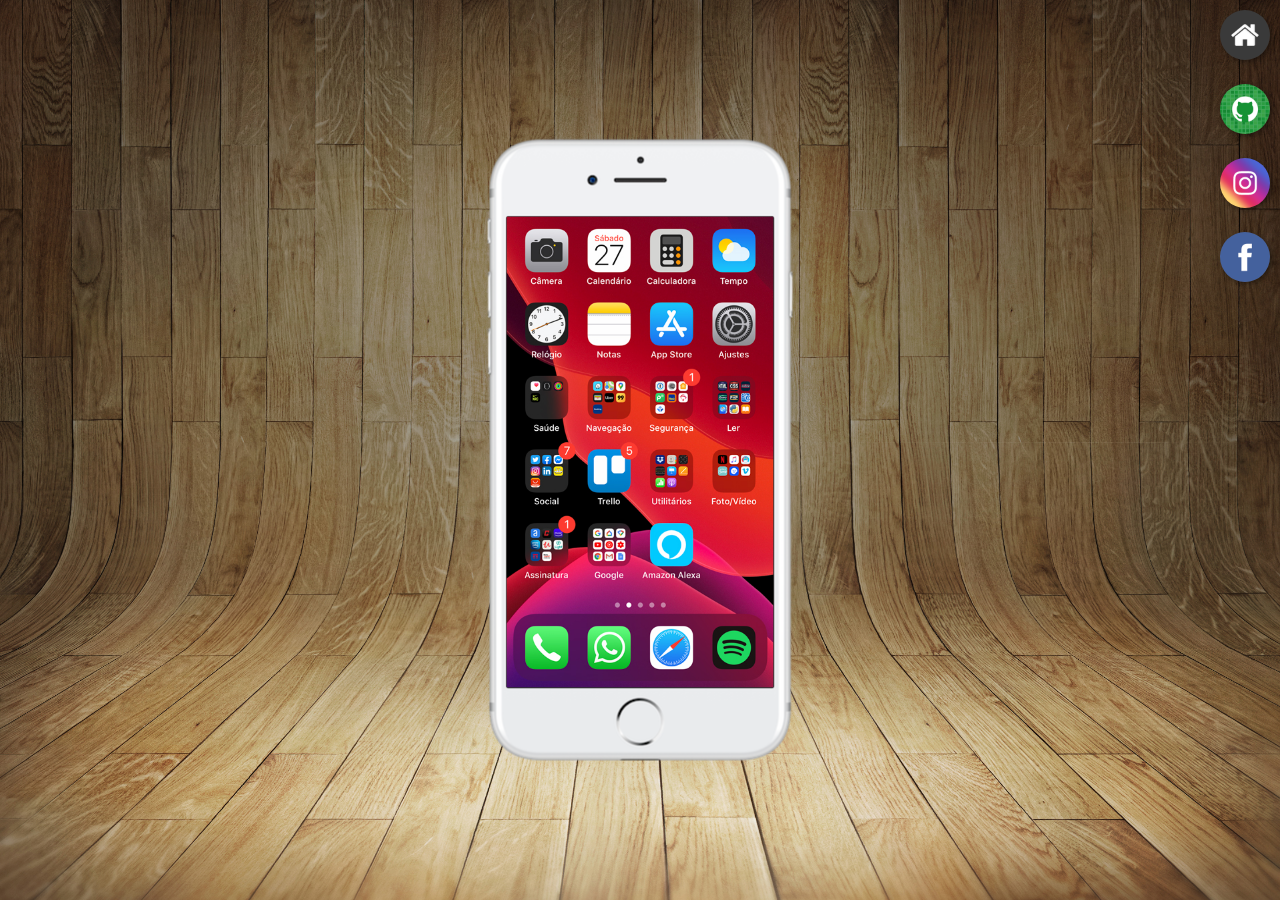
<file: index.html>
<!DOCTYPE html>
<html lang="pt-br">
<head>
    <meta charset="UTF-8">
    <meta name="viewport" content="width=device-width, initial-scale=1.0">
    <title>Projeto Redes Sociais</title>
    <link rel="stylesheet" href="estilos/style.css">
    <link rel="shortcut icon" href="favicon.ico" type="image/x-icon">
</head>
<body>
    <main>
        <section id="telefone">
            <iframe src="home.html" name="tela" id="tela" frameborder="0"></iframe>
        </section>

        <section id="redes-sociais">
            <a href="home.html" target="tela"><img src="imagens/logo-home.jpg" alt="Home"></a><br>
            <a href="github.html" target="tela"><img src="imagens/logo-github.jpg" alt="GitHub"></a><br>
            <a href="insta.html" target="tela"><img src="imagens/logo-instagram.jpg" alt="Instagram"></a><br>
            <a href="face.html" target="tela"><img src="imagens/logo-facebook.jpg" alt="Facebook"></a>
        </section>
    </main>
</body>
</html>
</file>
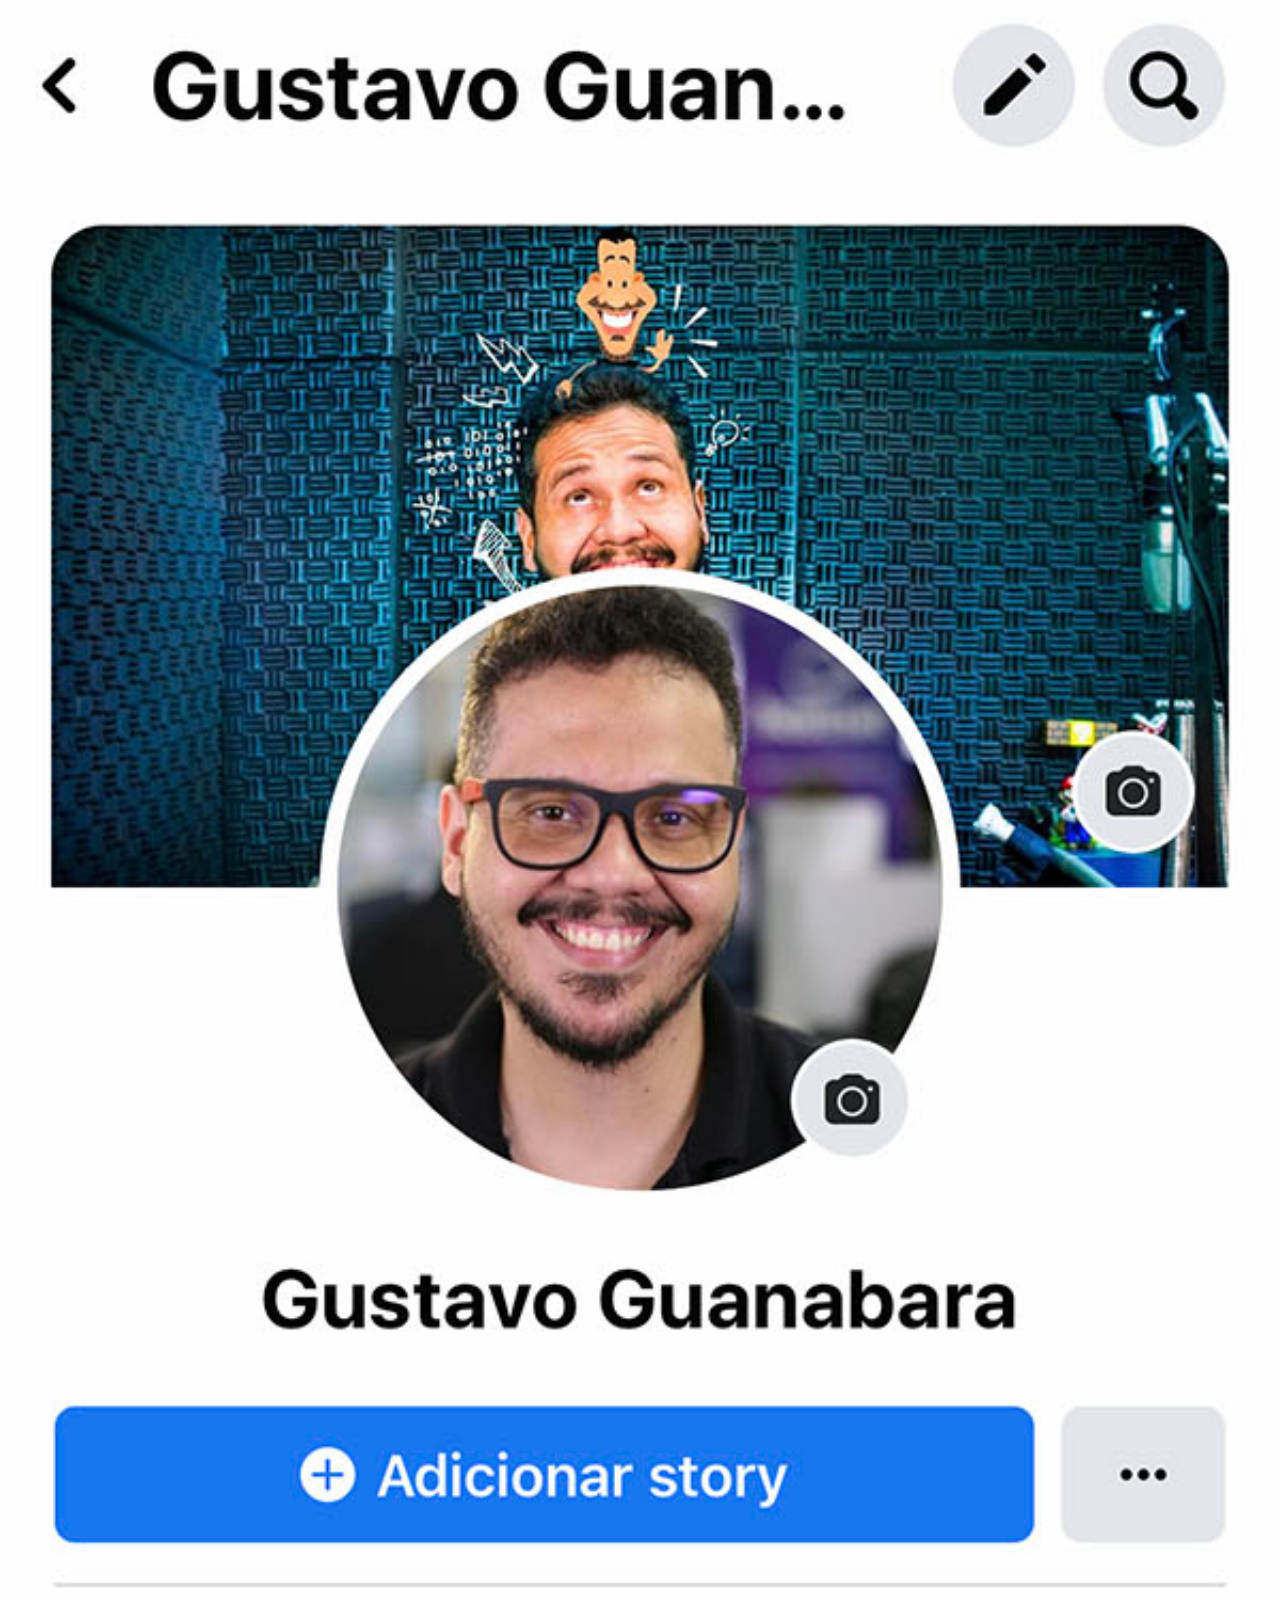
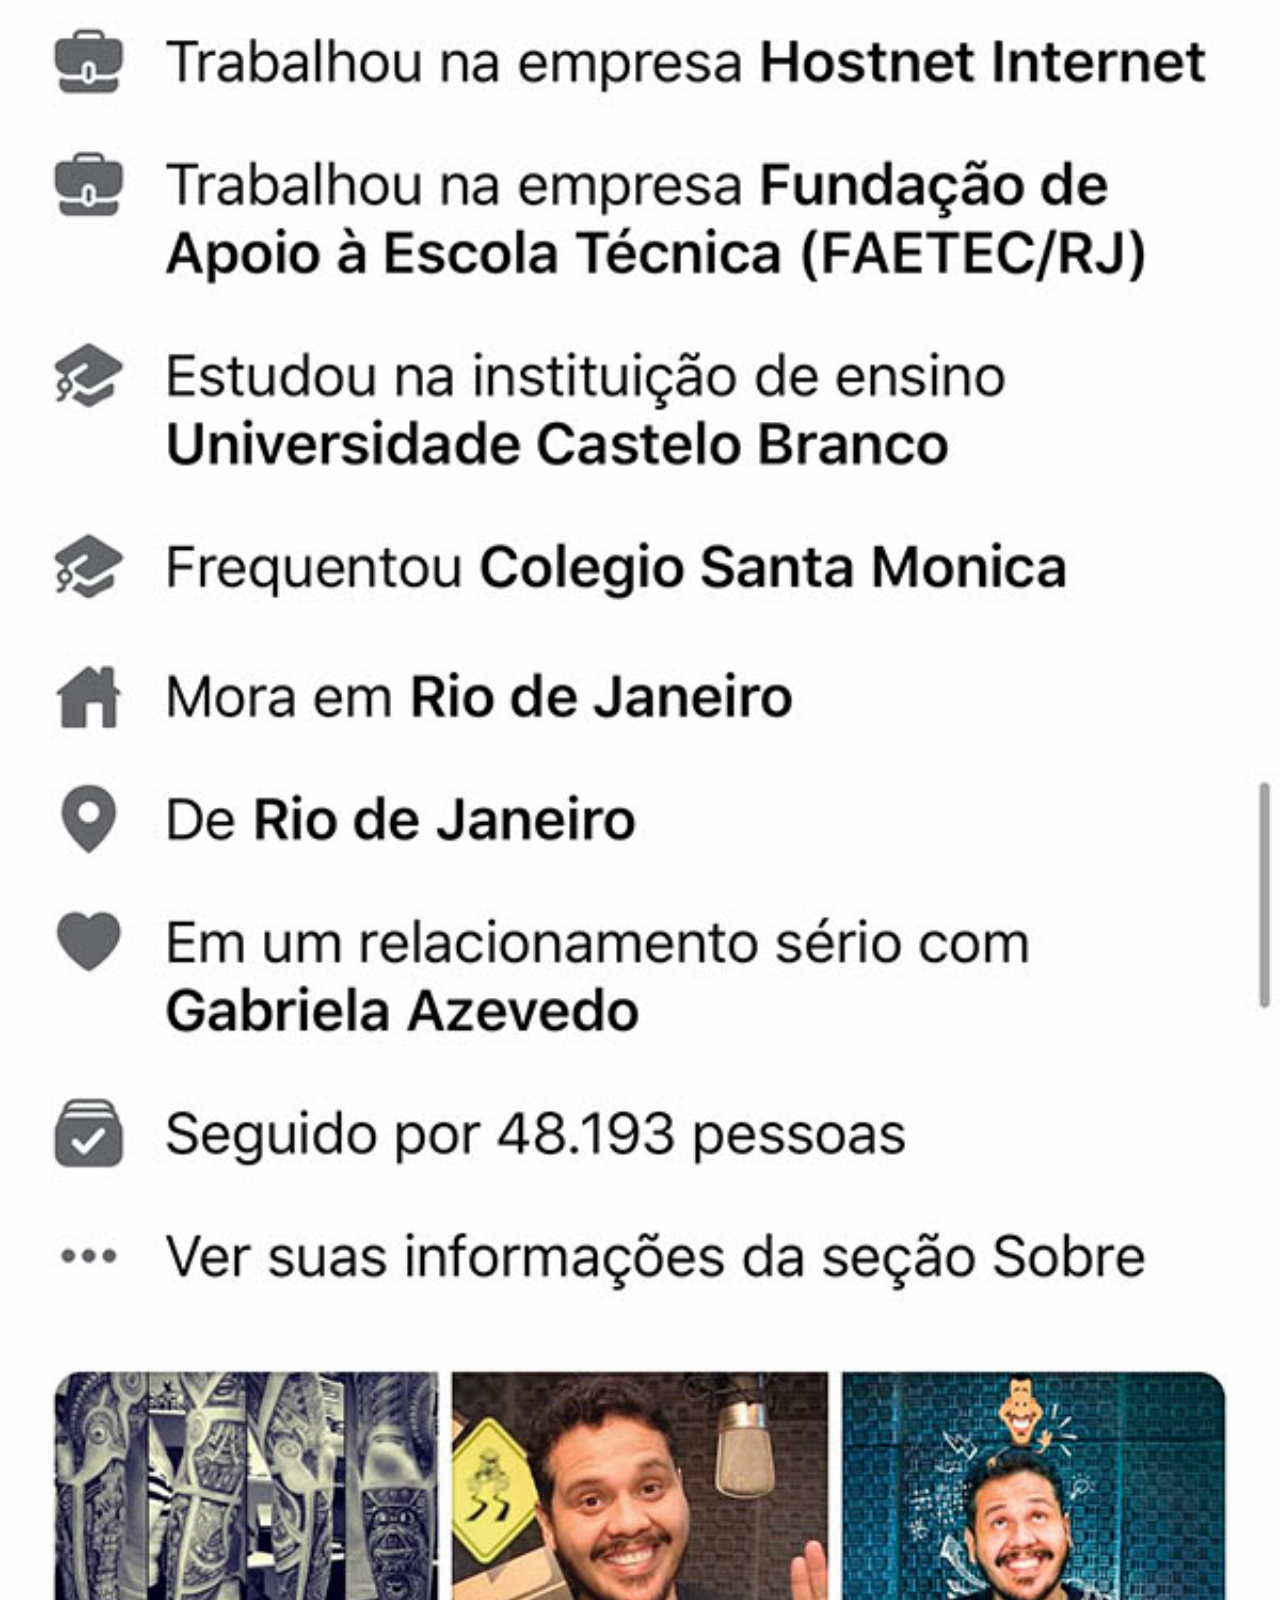
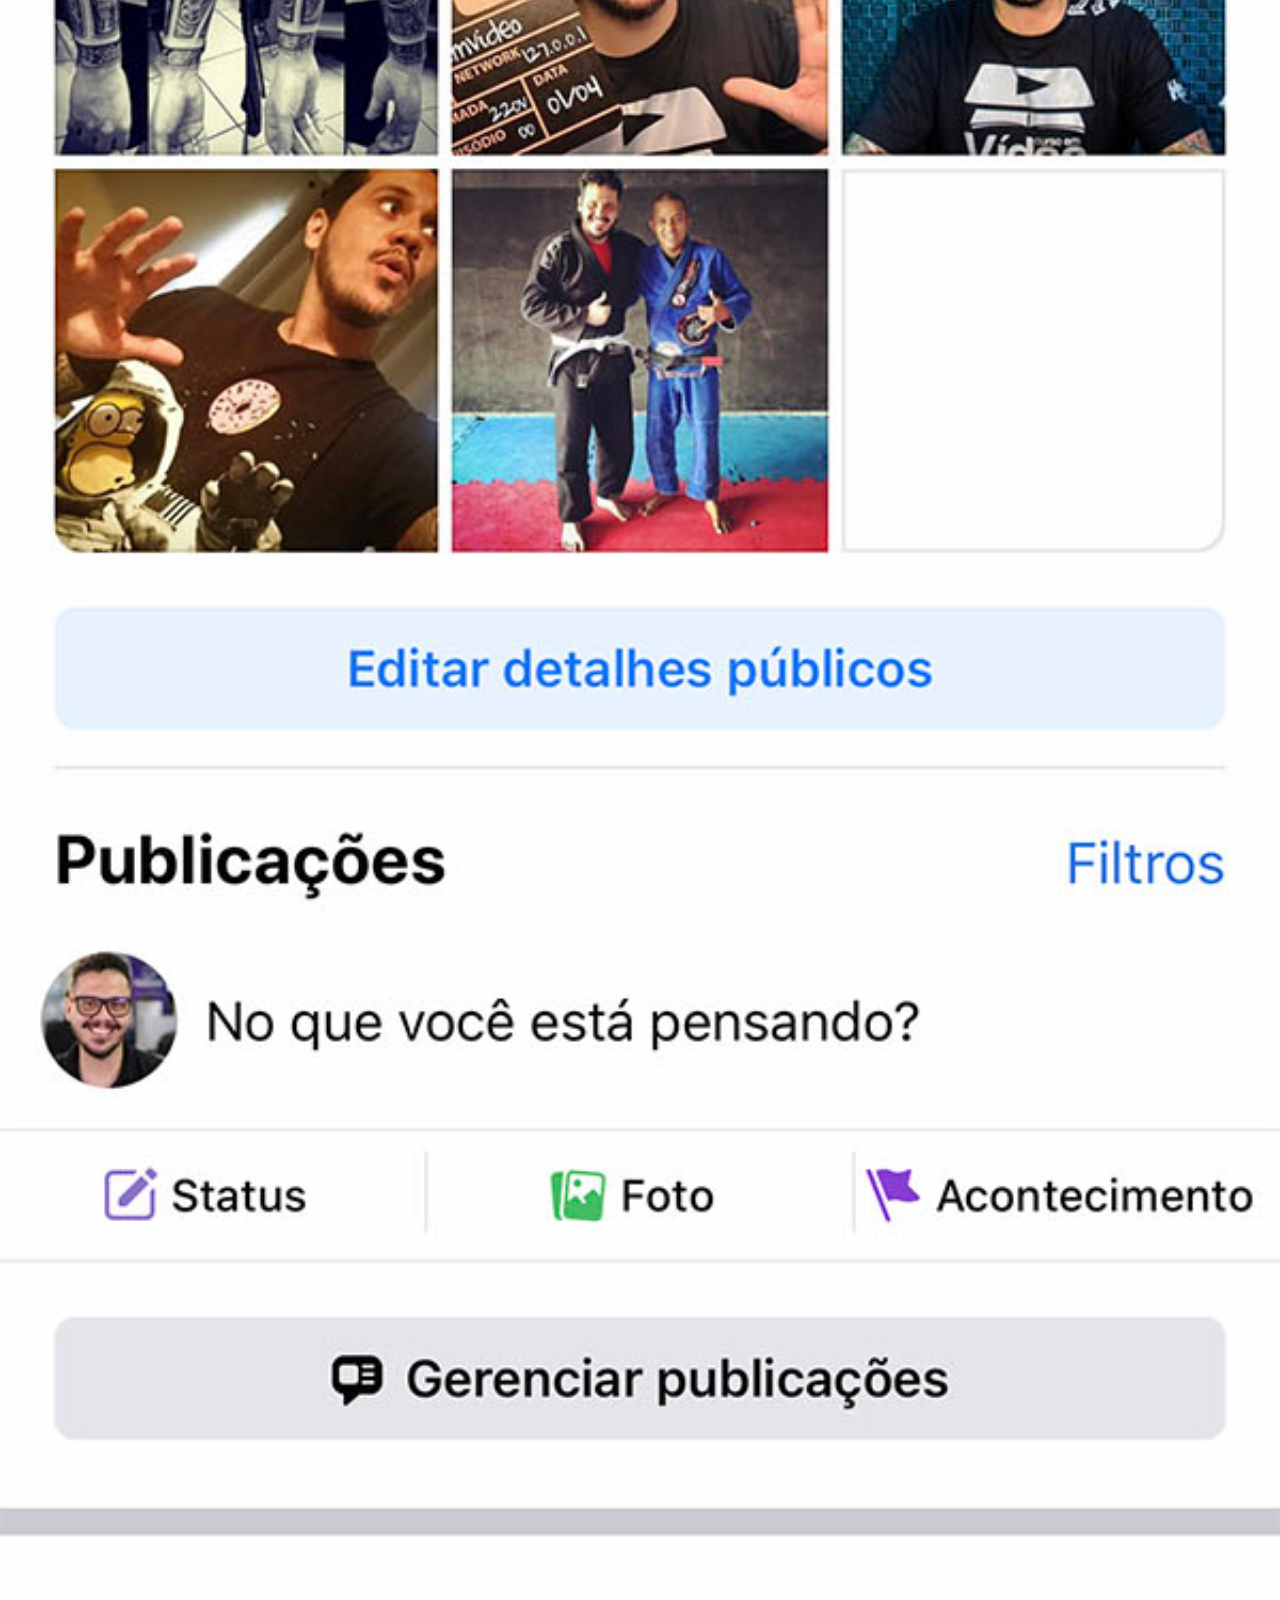
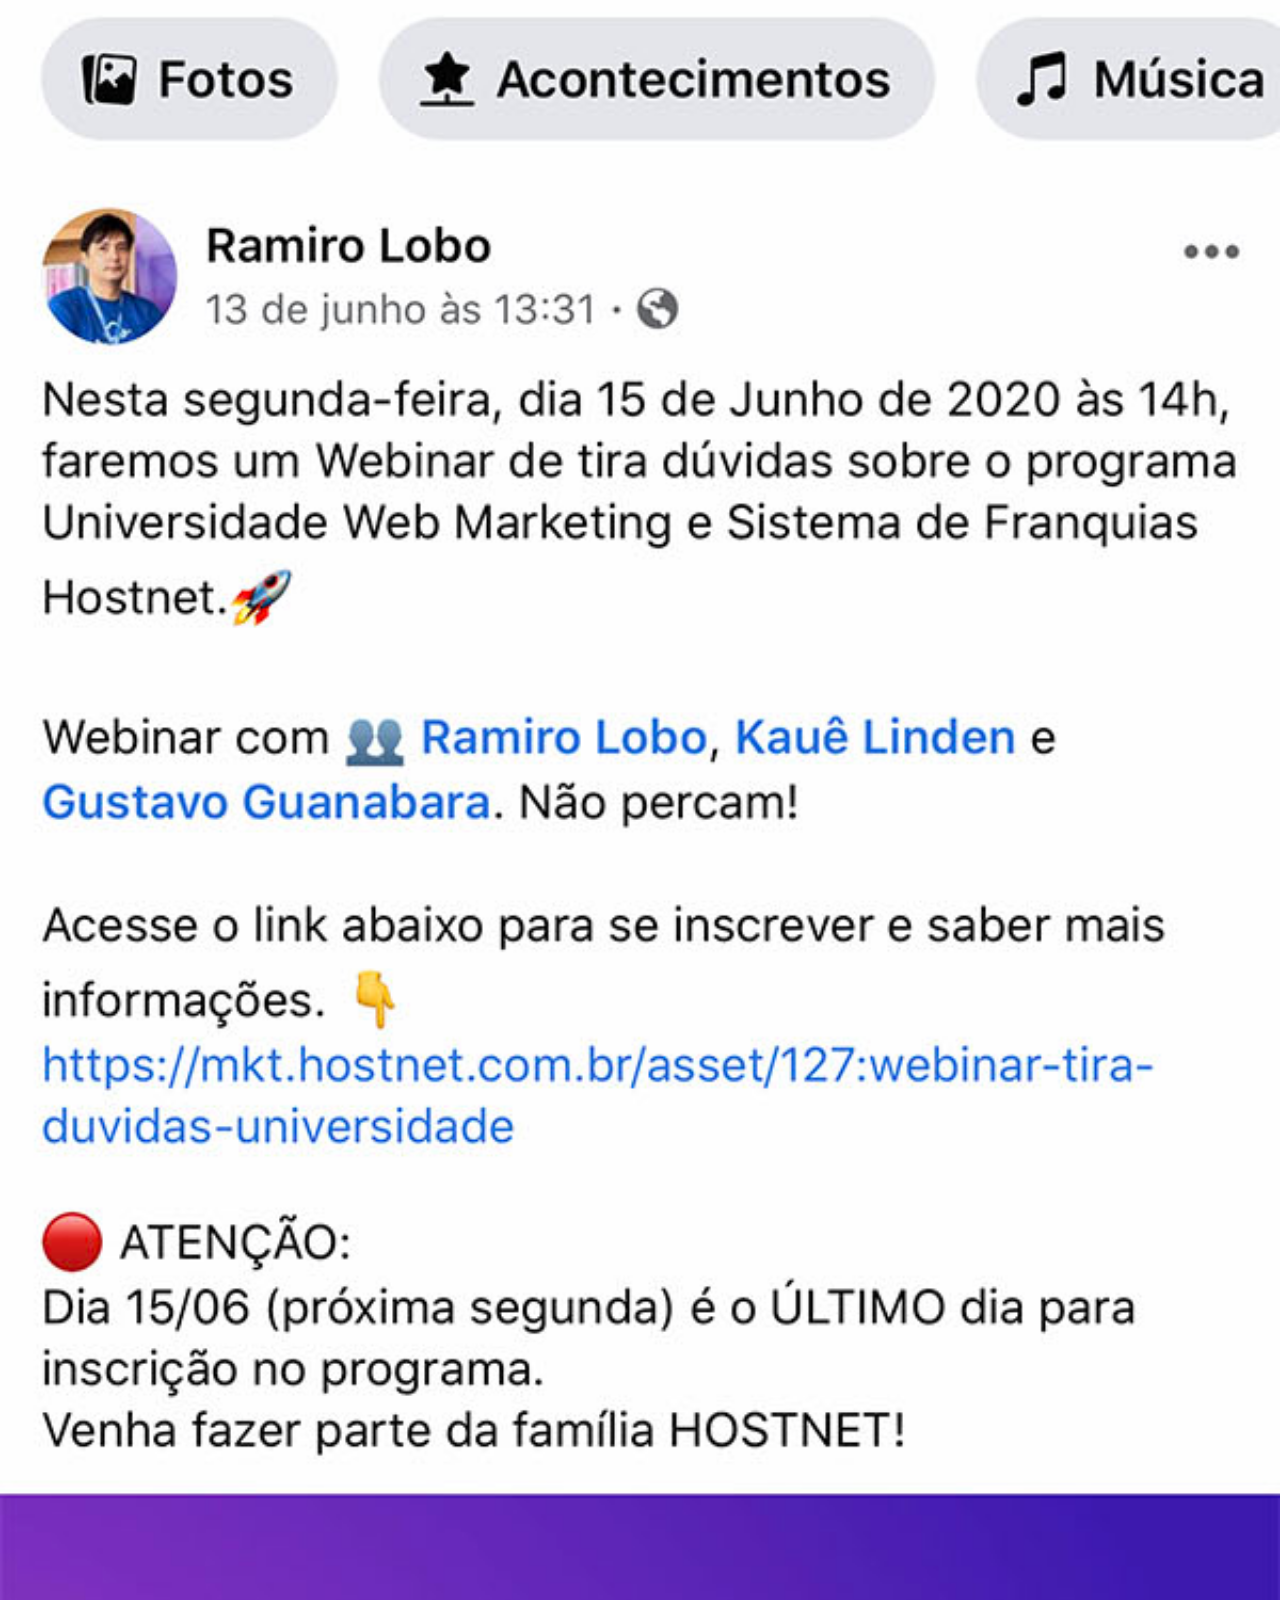
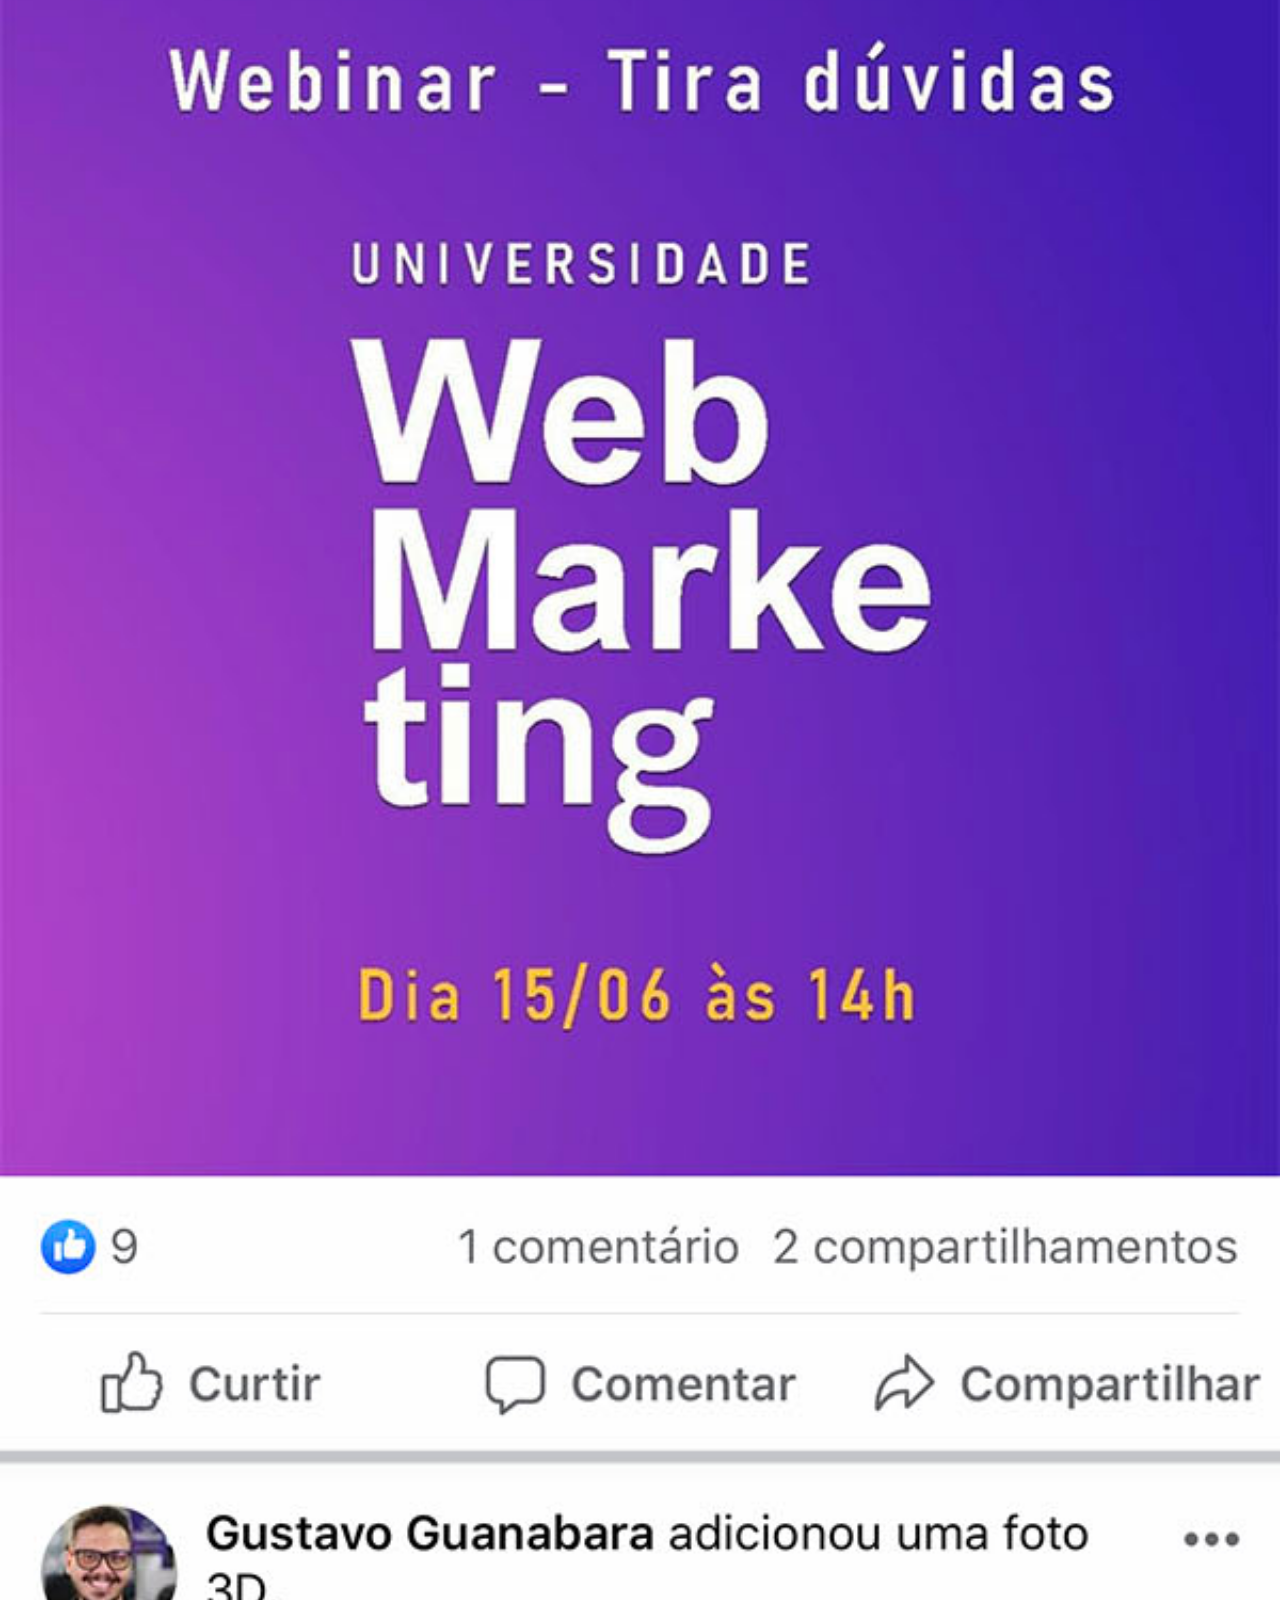
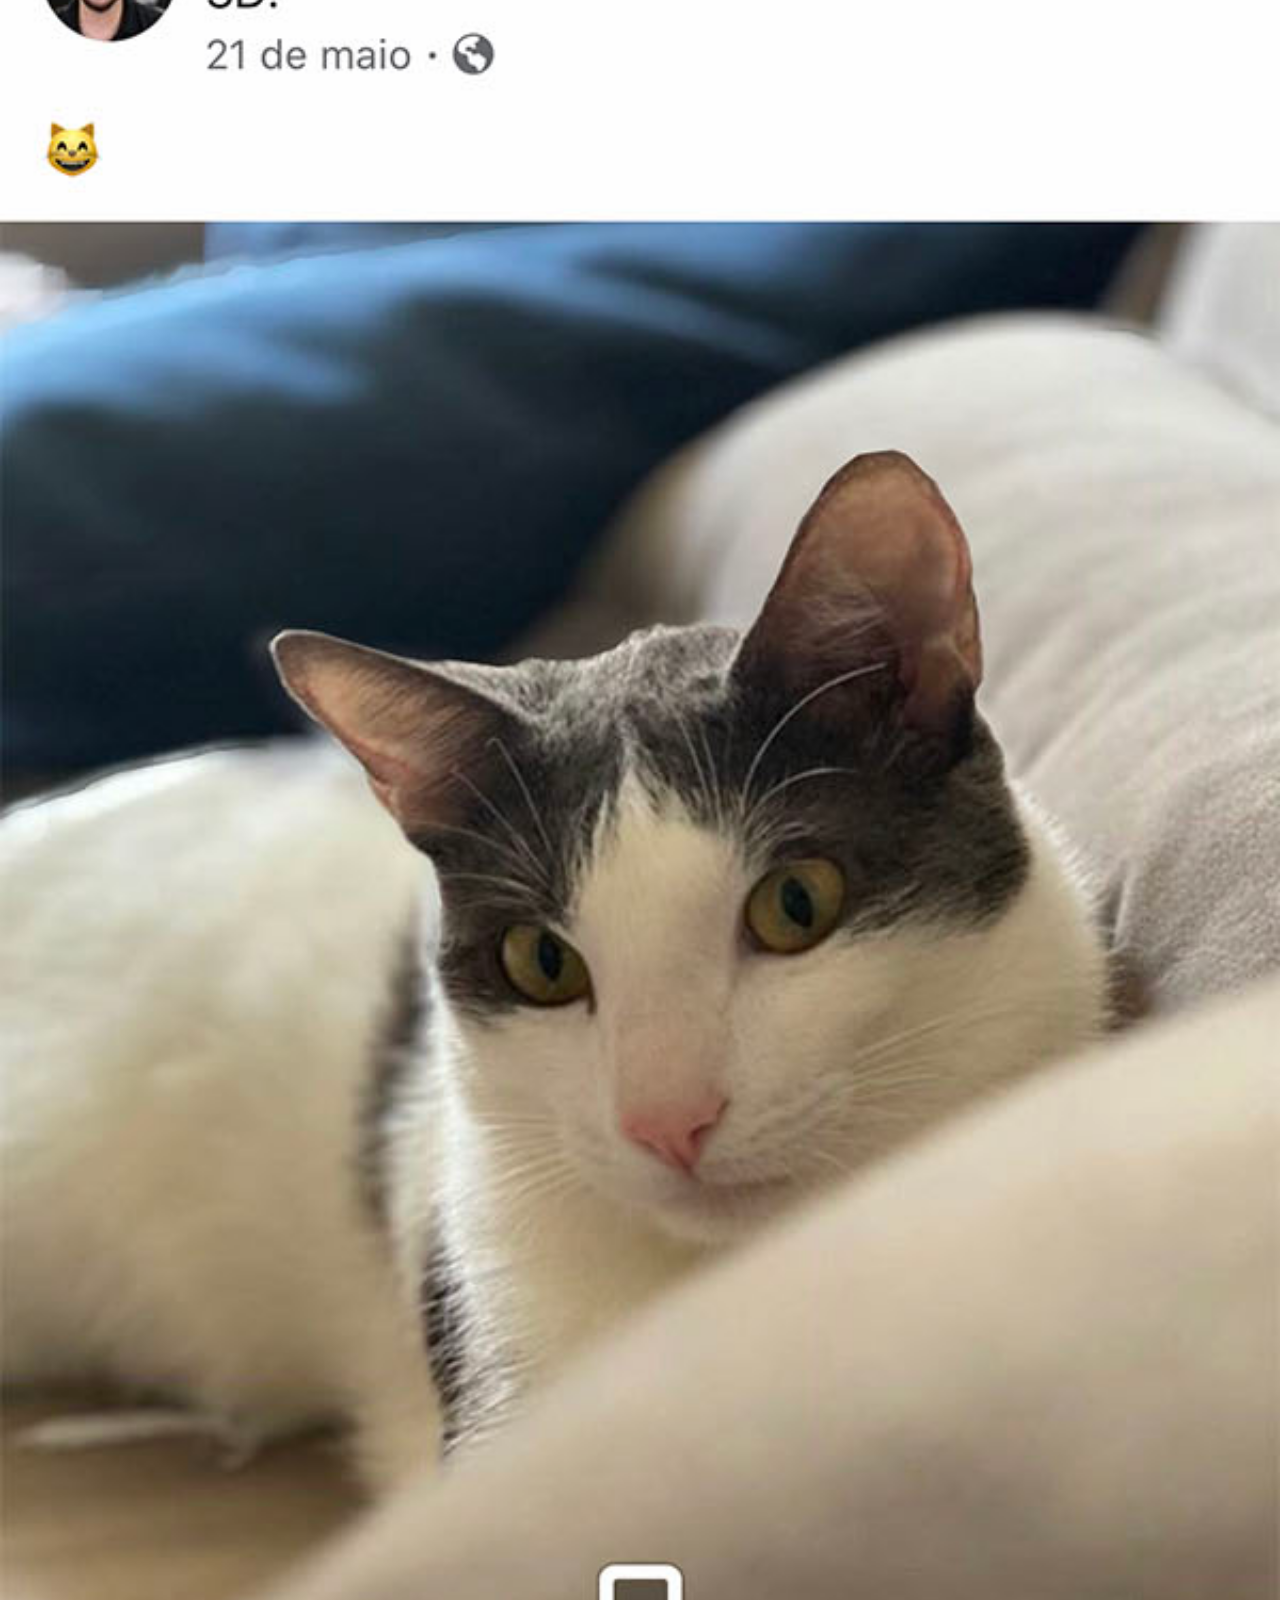
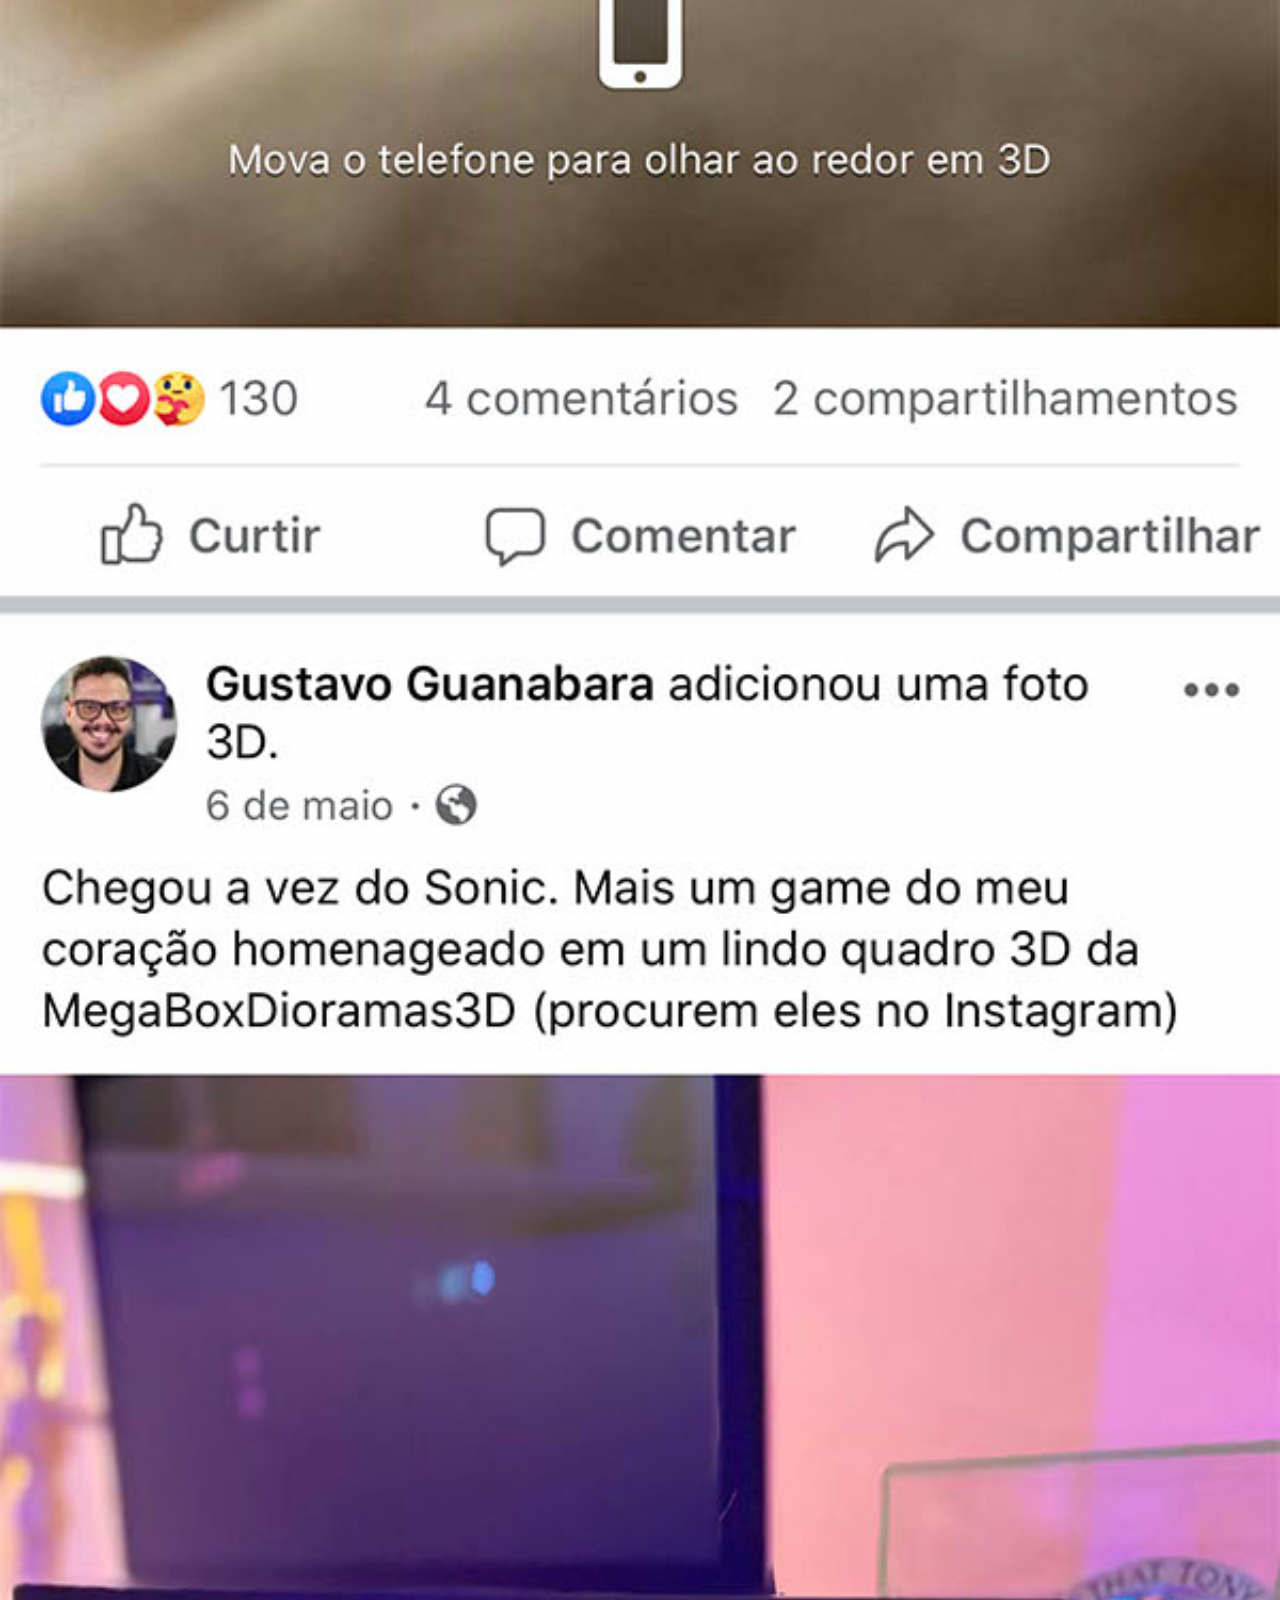
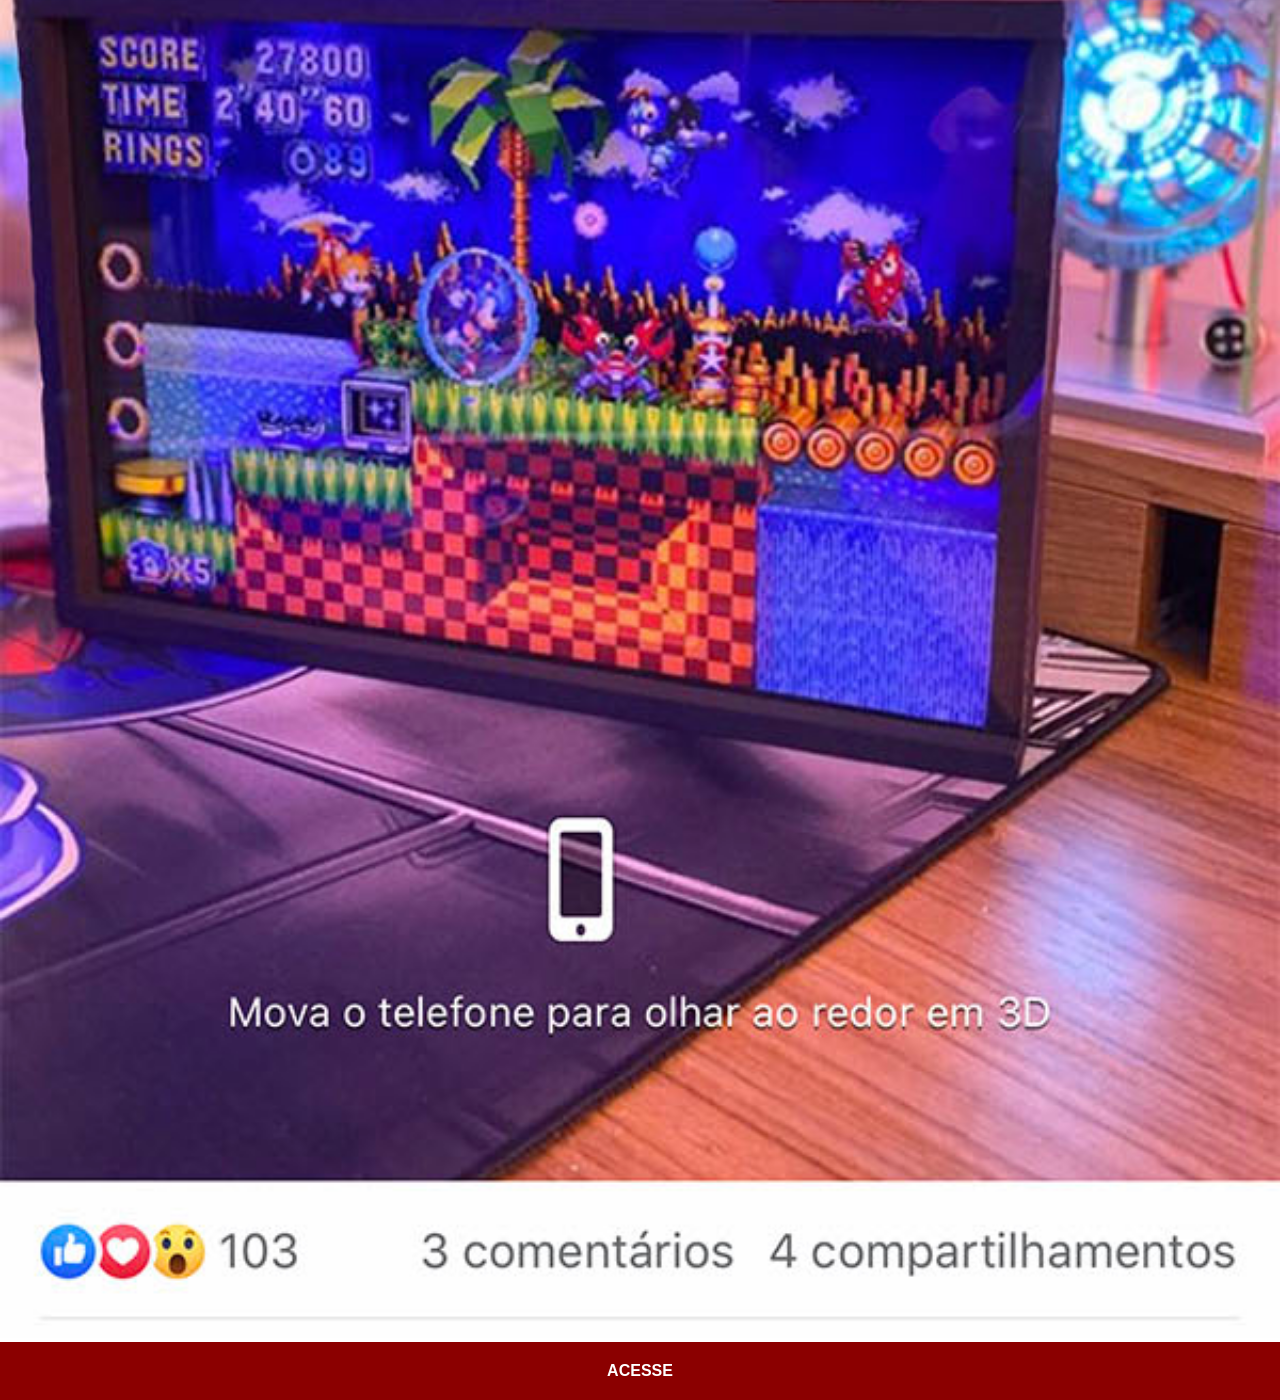
<file: face.html>
<!DOCTYPE html>
<html lang="pt-br">
<head>
    <meta charset="UTF-8">
    <meta name="viewport" content="width=device-width, initial-scale=1.0">
    <title>Facebook</title>
    <link rel="stylesheet" href="estilos/social.css">
</head>
<body>
    <img src="imagens/tela-facebook.jpg" alt="Facebook">
    <a href="#" target="_blank">ACESSE</a>
</body>
</html>
</file>
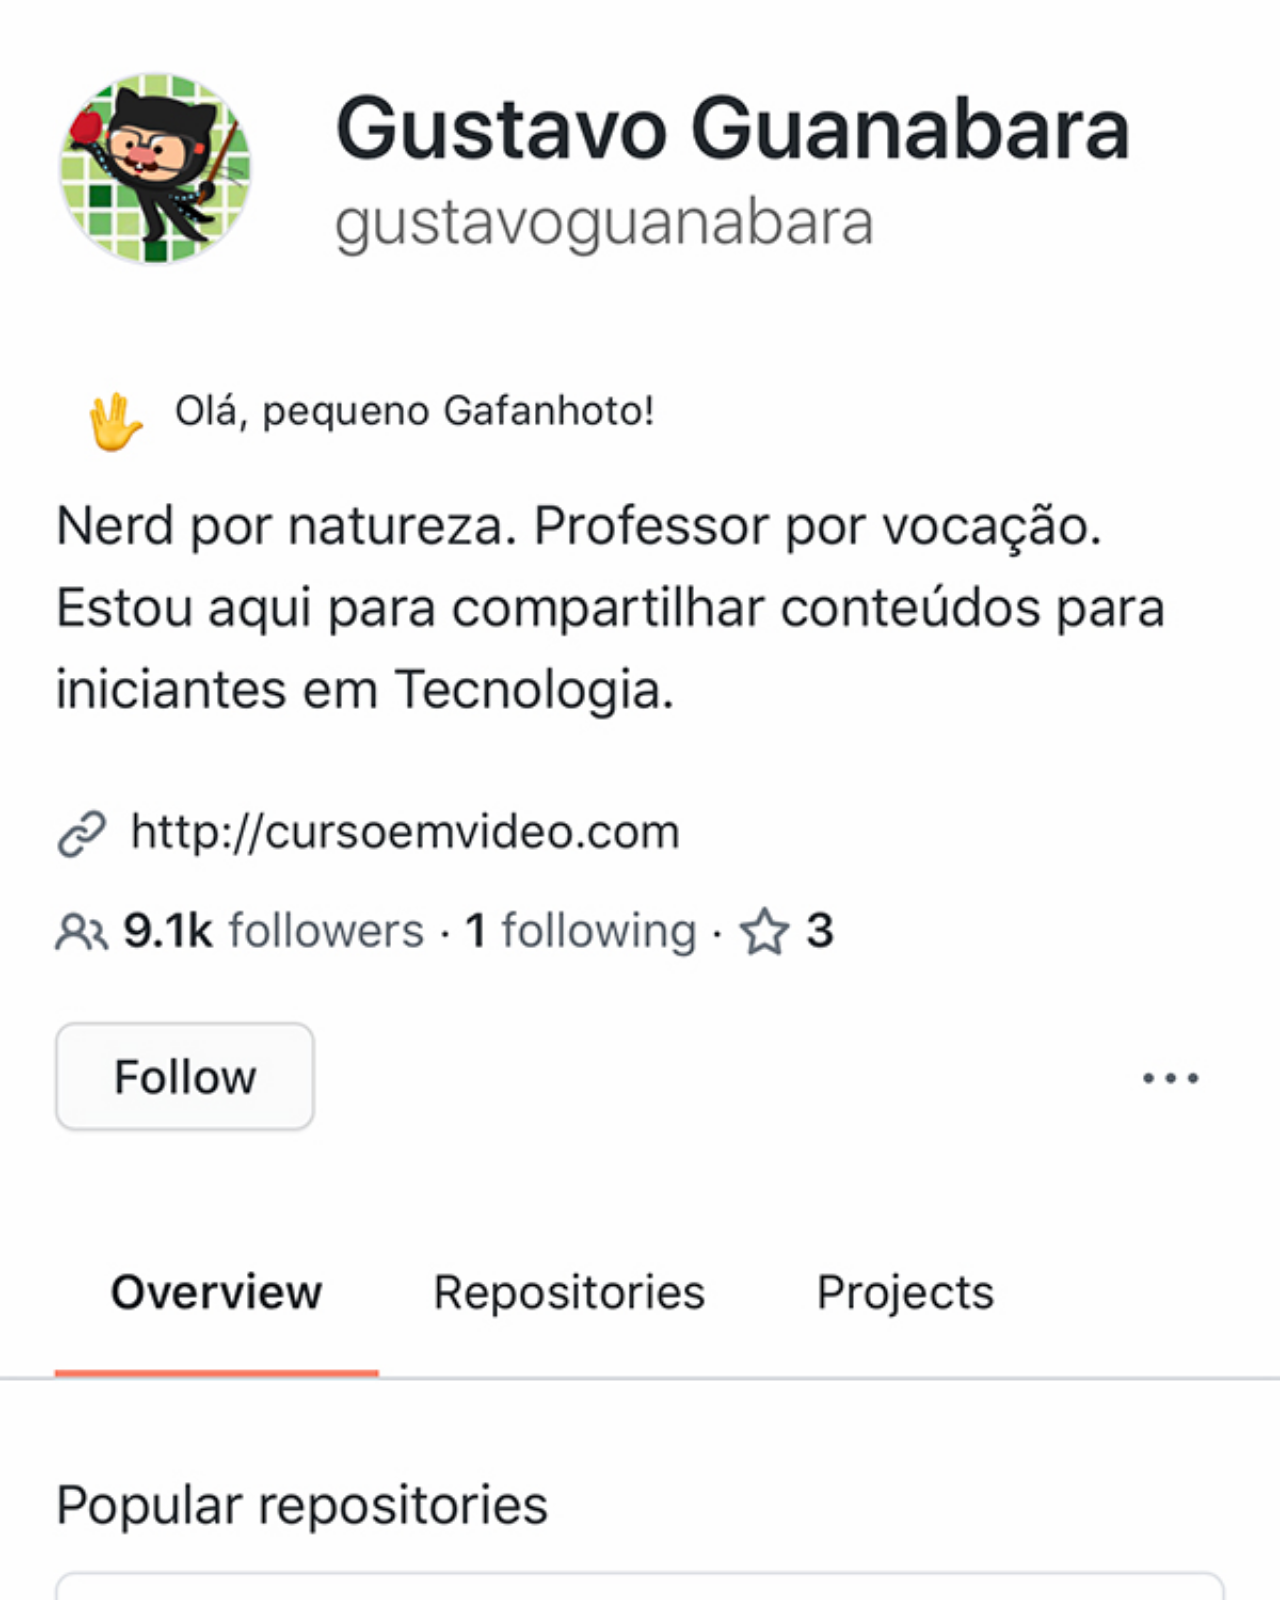
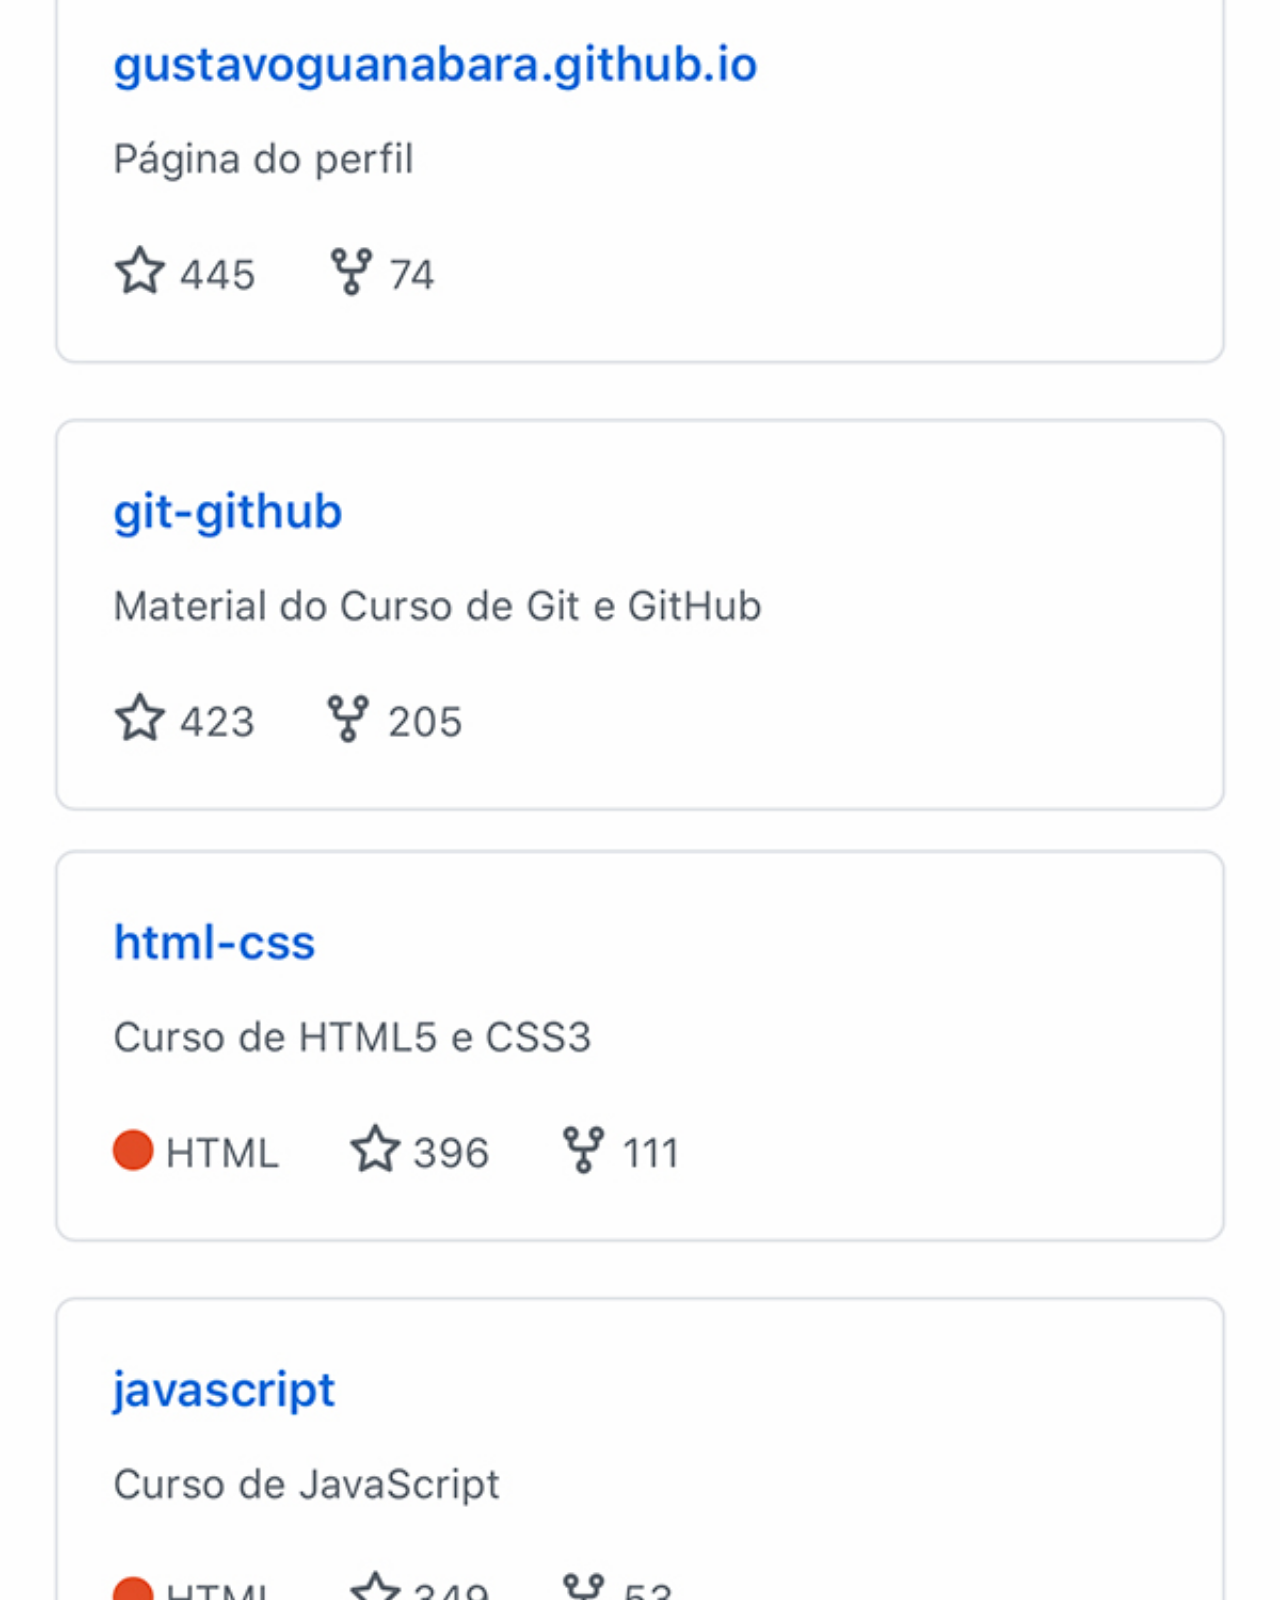
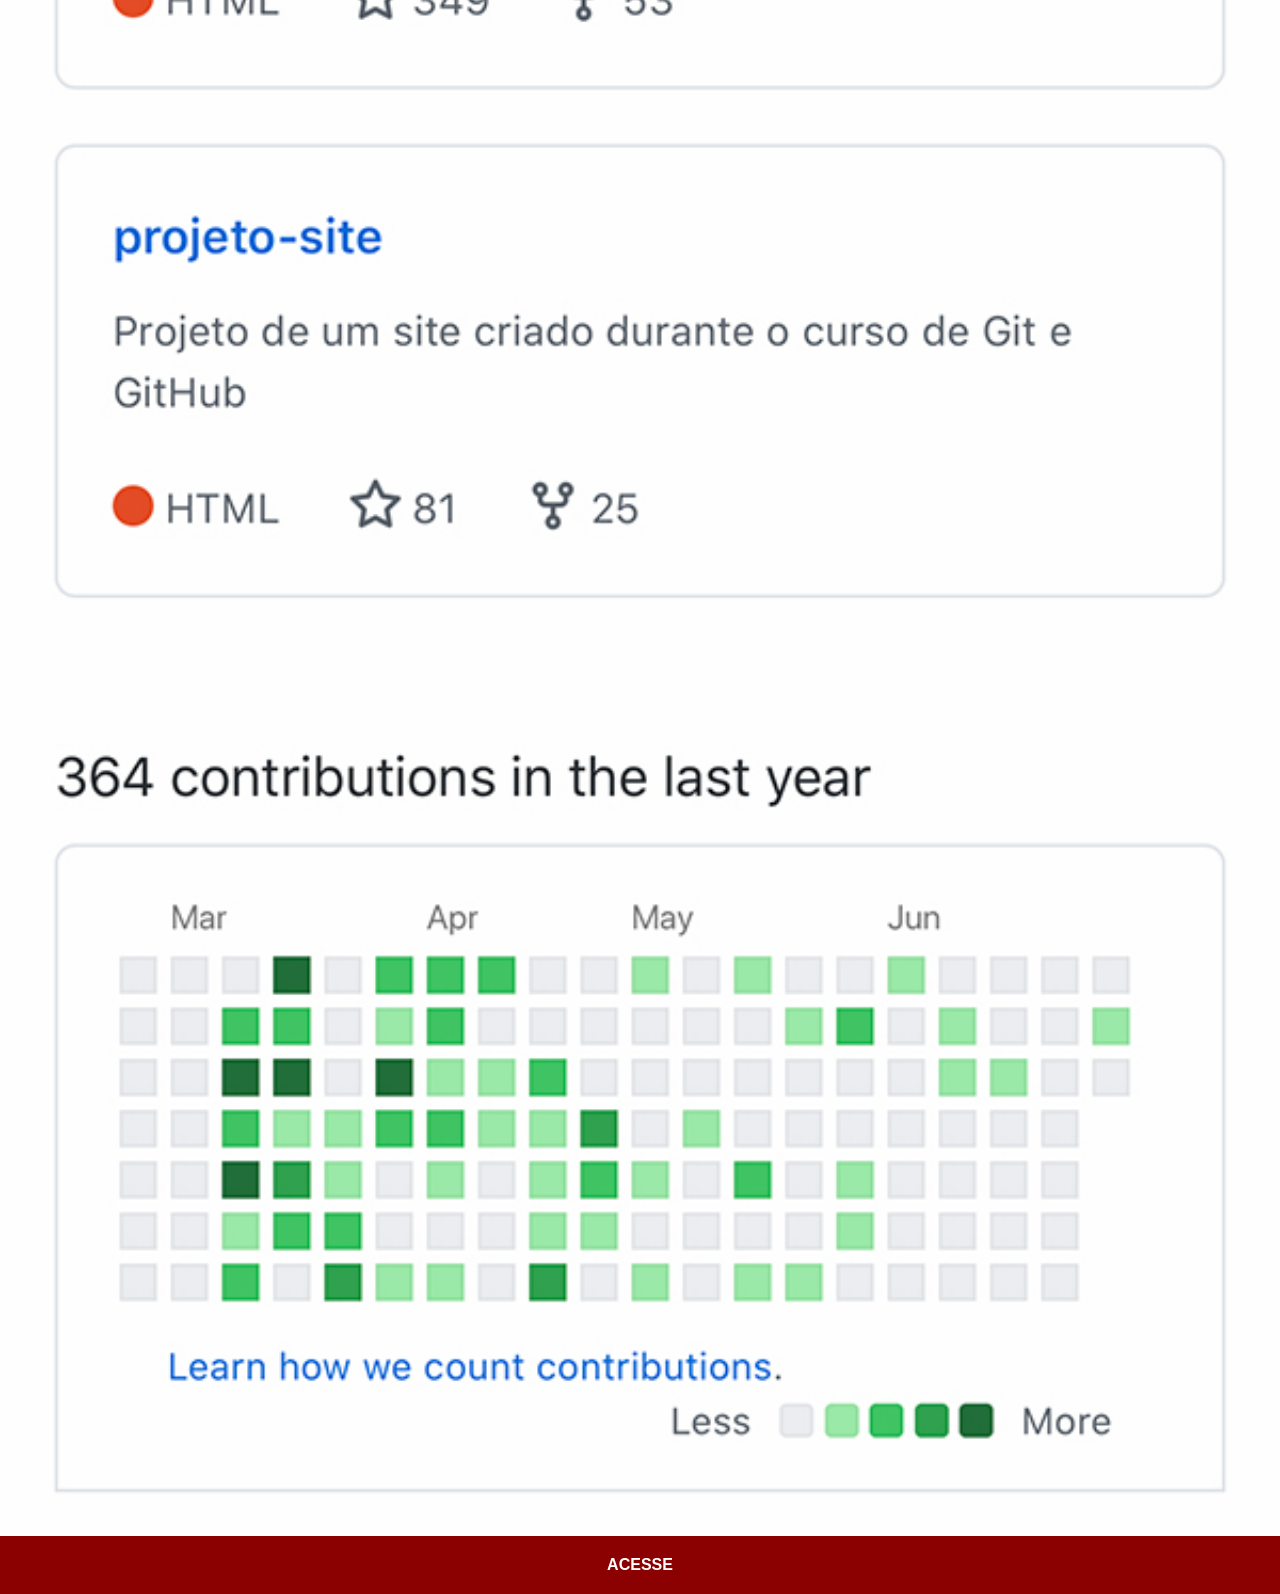
<file: github.html>
<!DOCTYPE html>
<html lang="pt-br">
<head>
    <meta charset="UTF-8">
    <meta name="viewport" content="width=device-width, initial-scale=1.0">
    <title>YouTube</title>
    <link rel="stylesheet" href="estilos/social.css">
</head>
<body>
    <img src="imagens/tela-github.jpg" alt="">
    <a href="https://github.com/matheushenriquerocha" target="_blank">ACESSE</a>
</body>
</html>
</file>
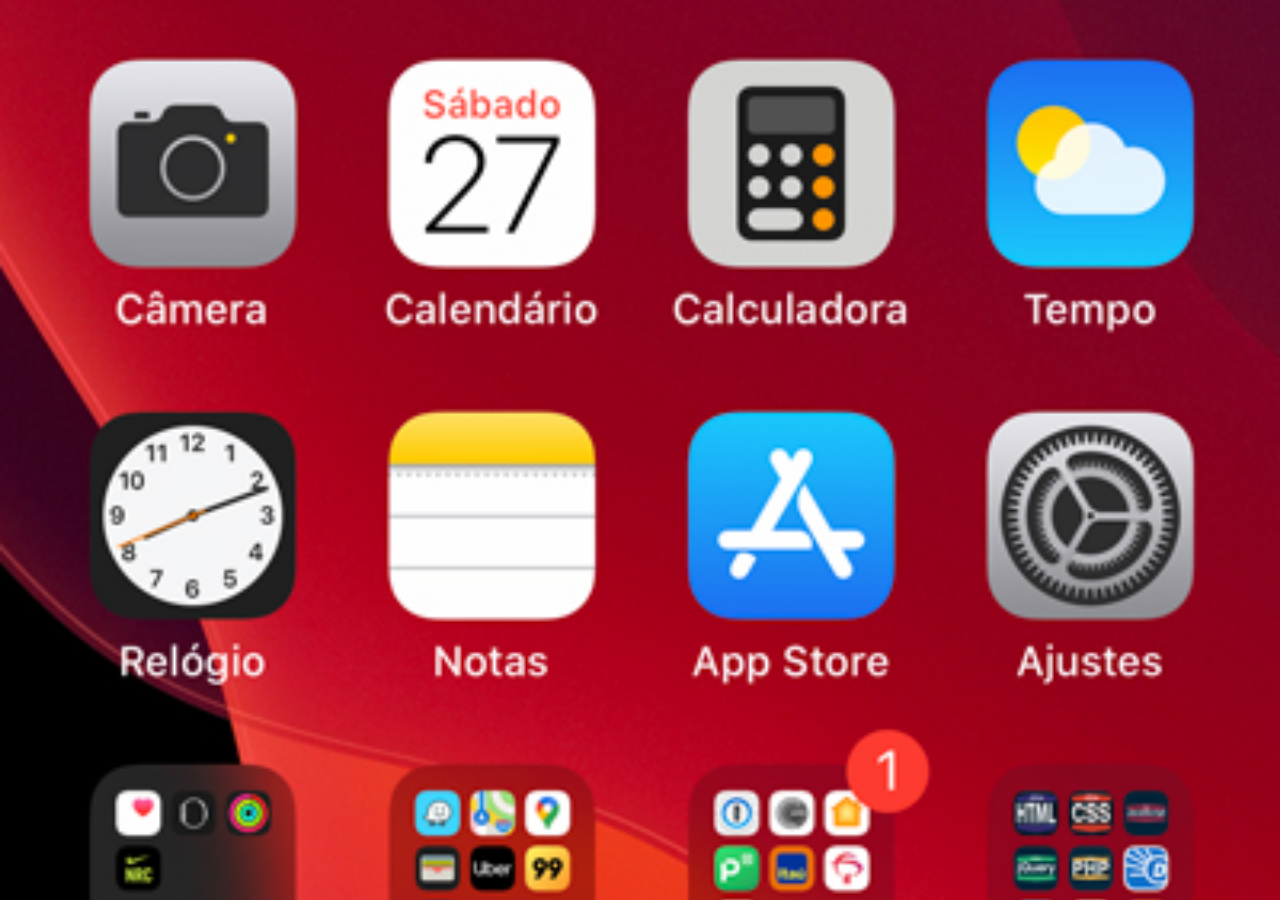
<file: home.html>
<!DOCTYPE html>
<html lang="pt-br">
<head>
    <meta charset="UTF-8">
    <meta name="viewport" content="width=device-width, initial-scale=1.0">
    <title>Home</title>
    <style>
        * {
            margin: 0px;
            padding: 0px;
        }

        body {
            width: 100vw;
            height: 100vh;
            background: black url('imagens/tela-home.jpg') no-repeat top center;
            background-size: cover;
        }
    </style>
</head>
<body>
    
</body>
</html>
</file>
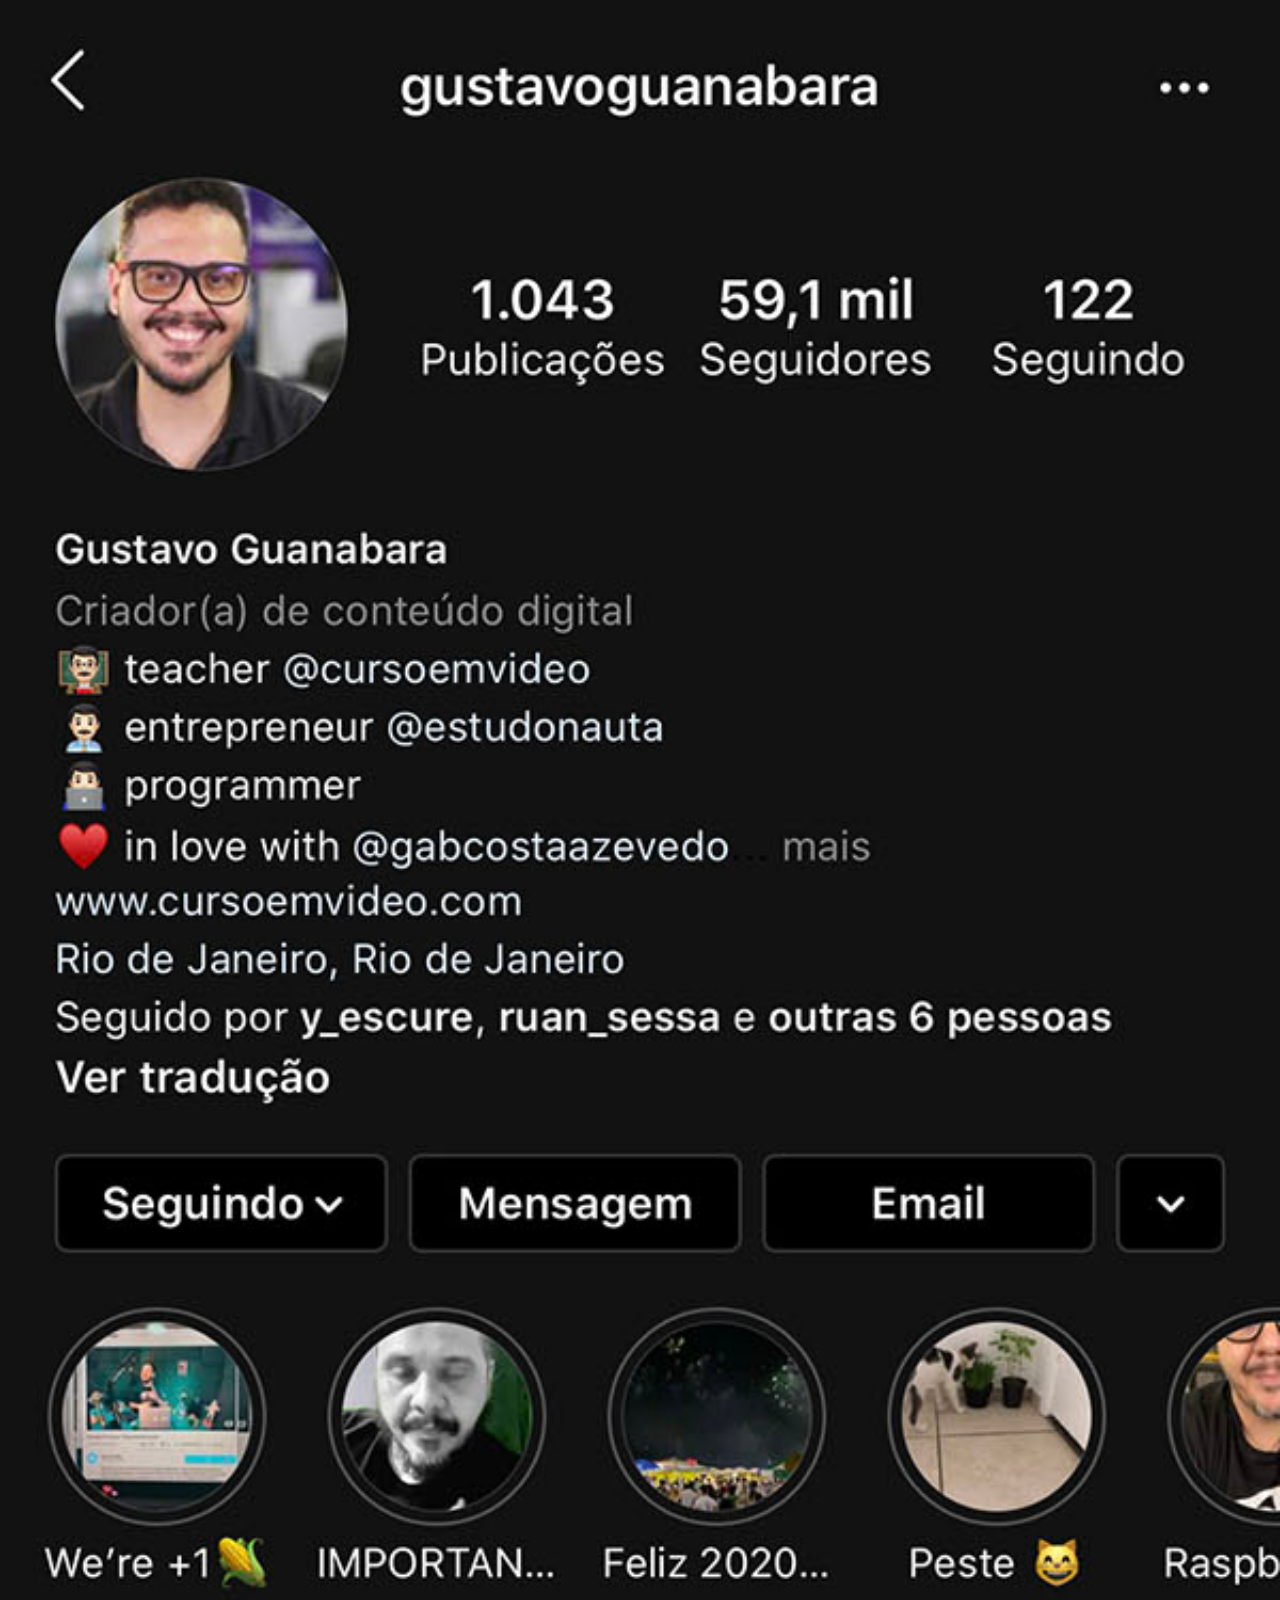
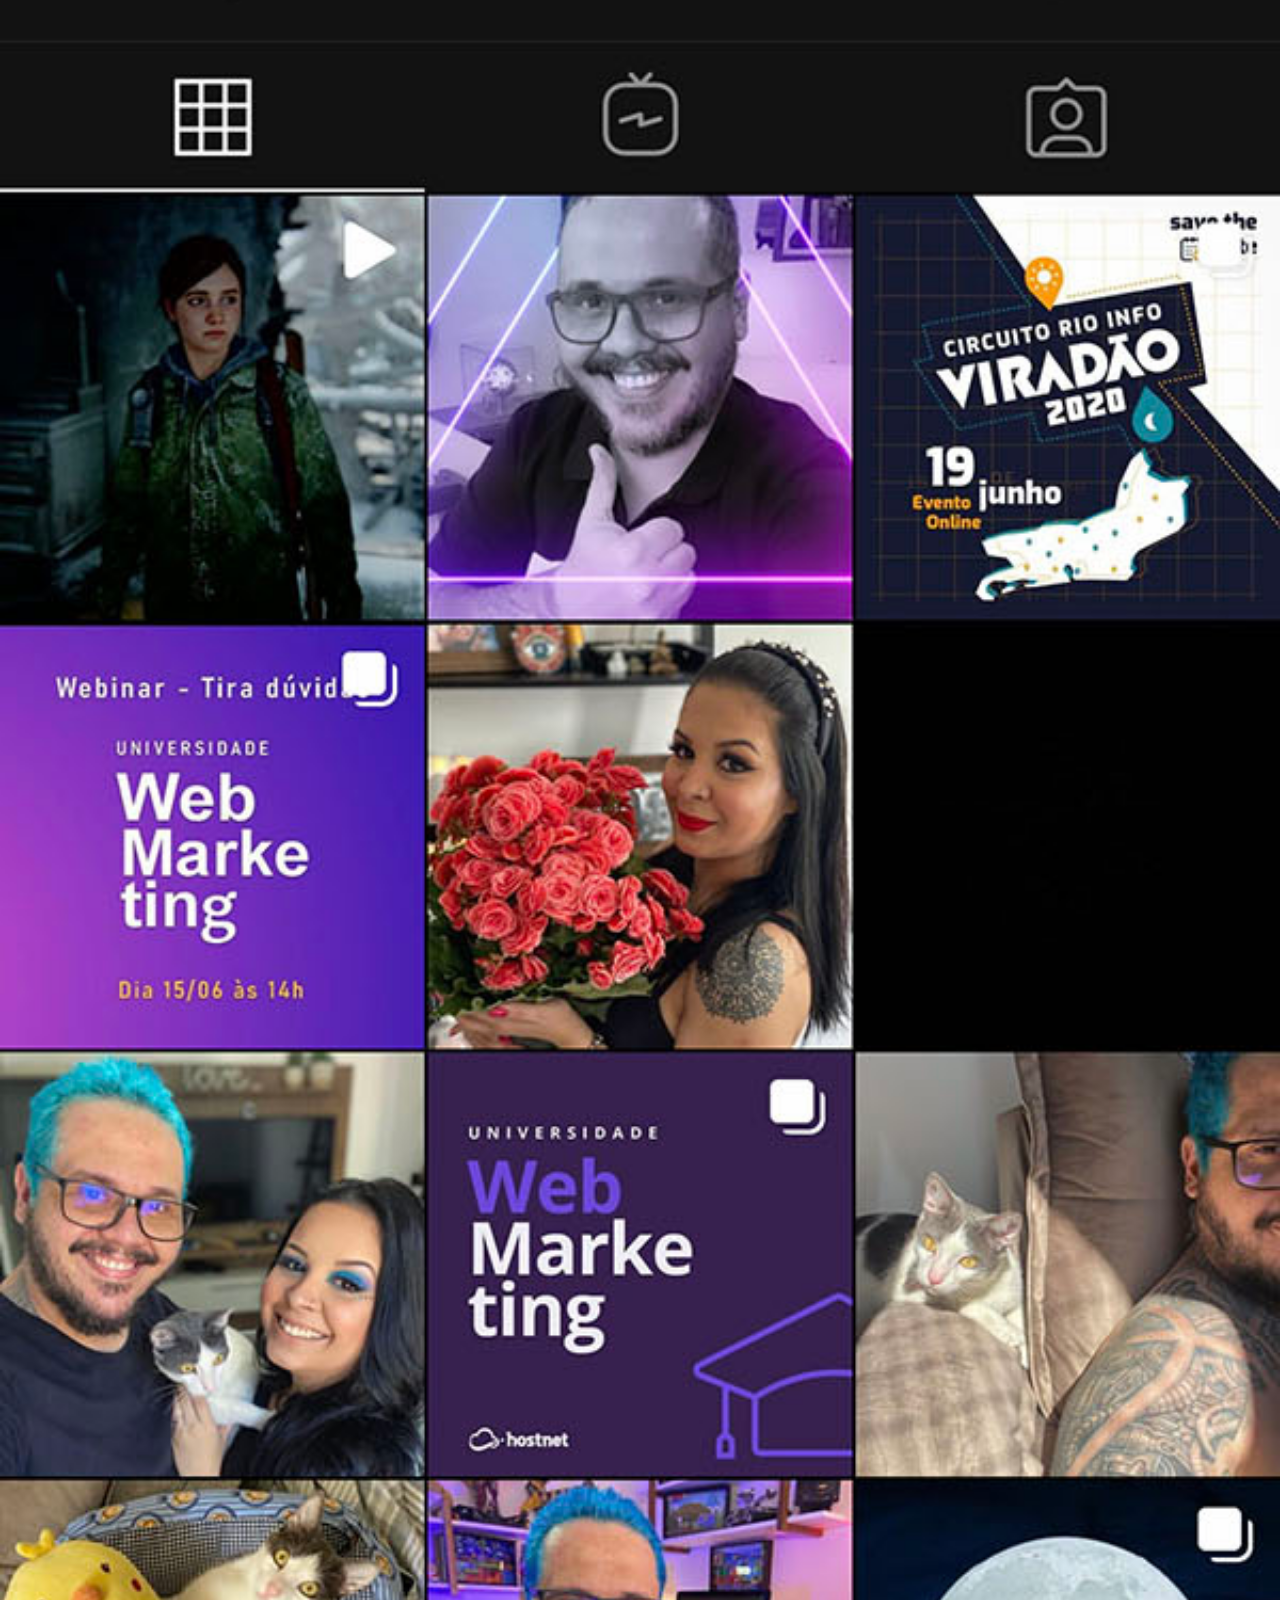
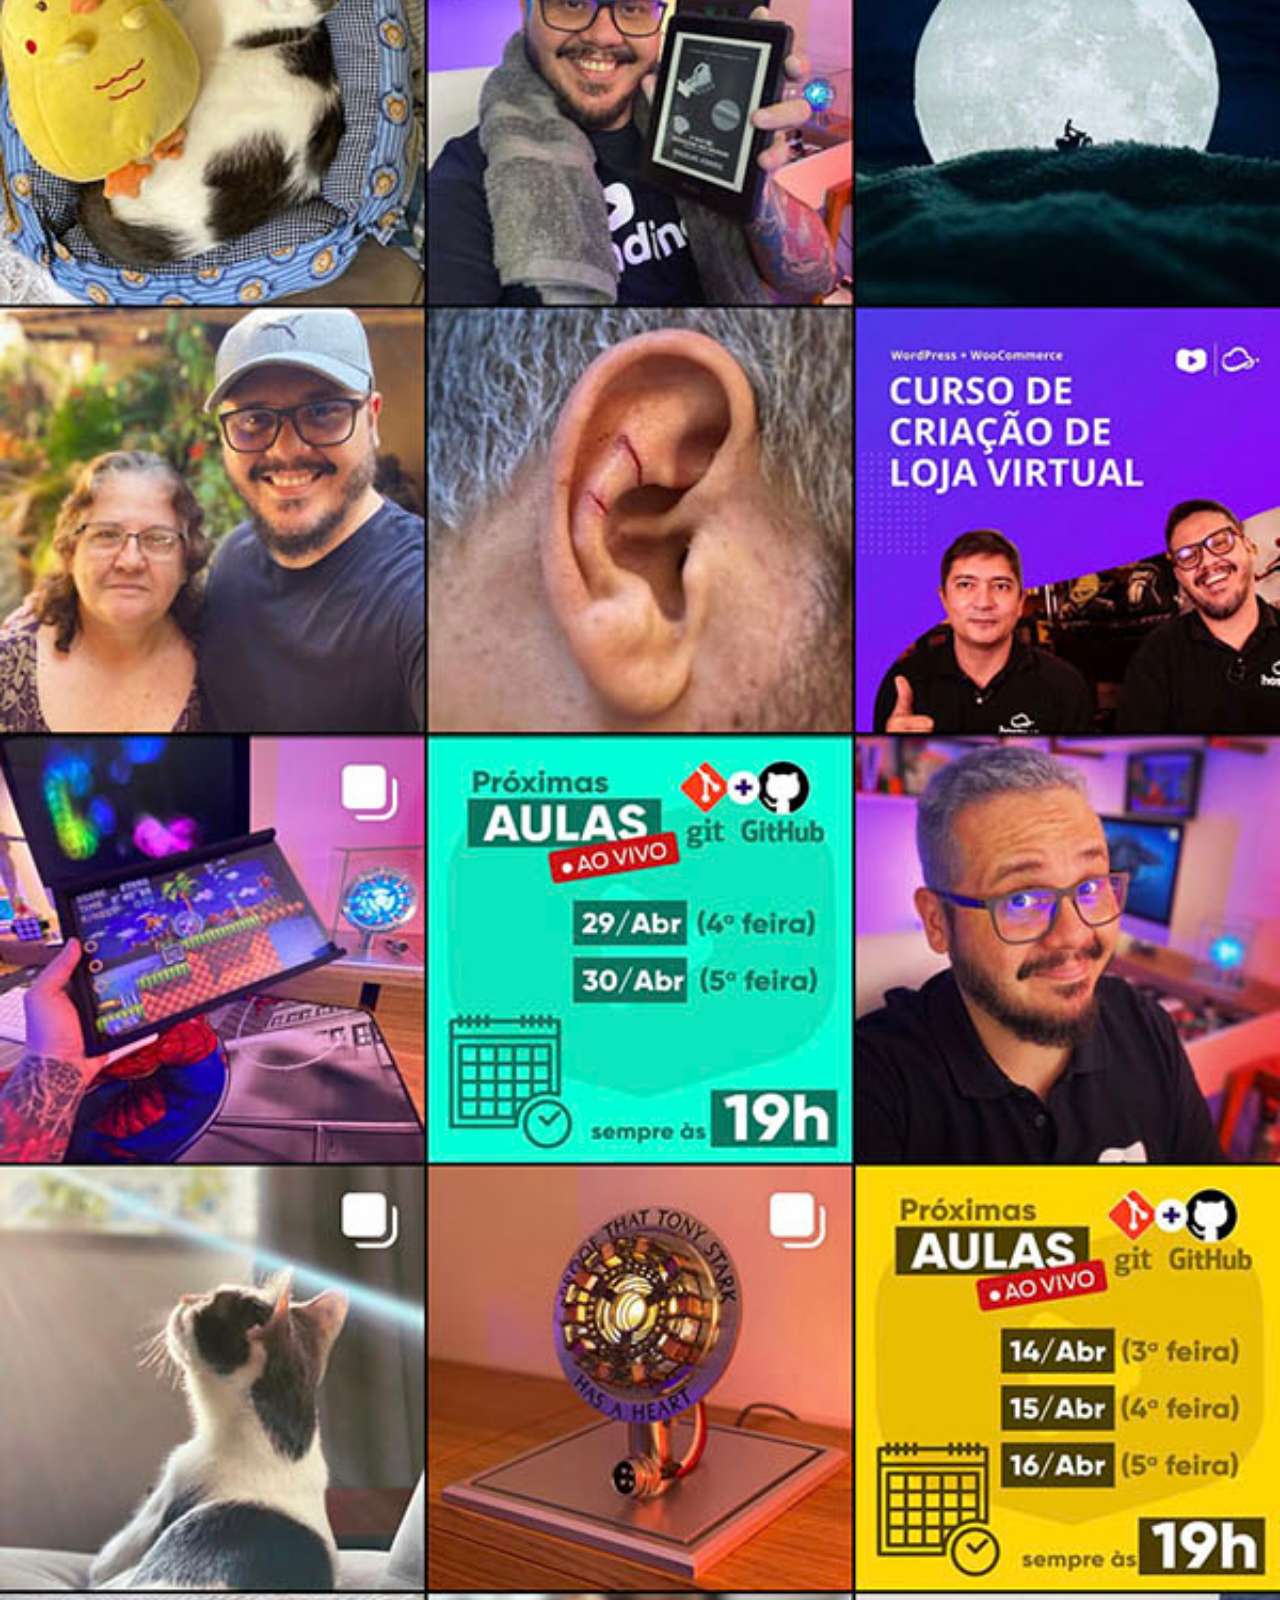
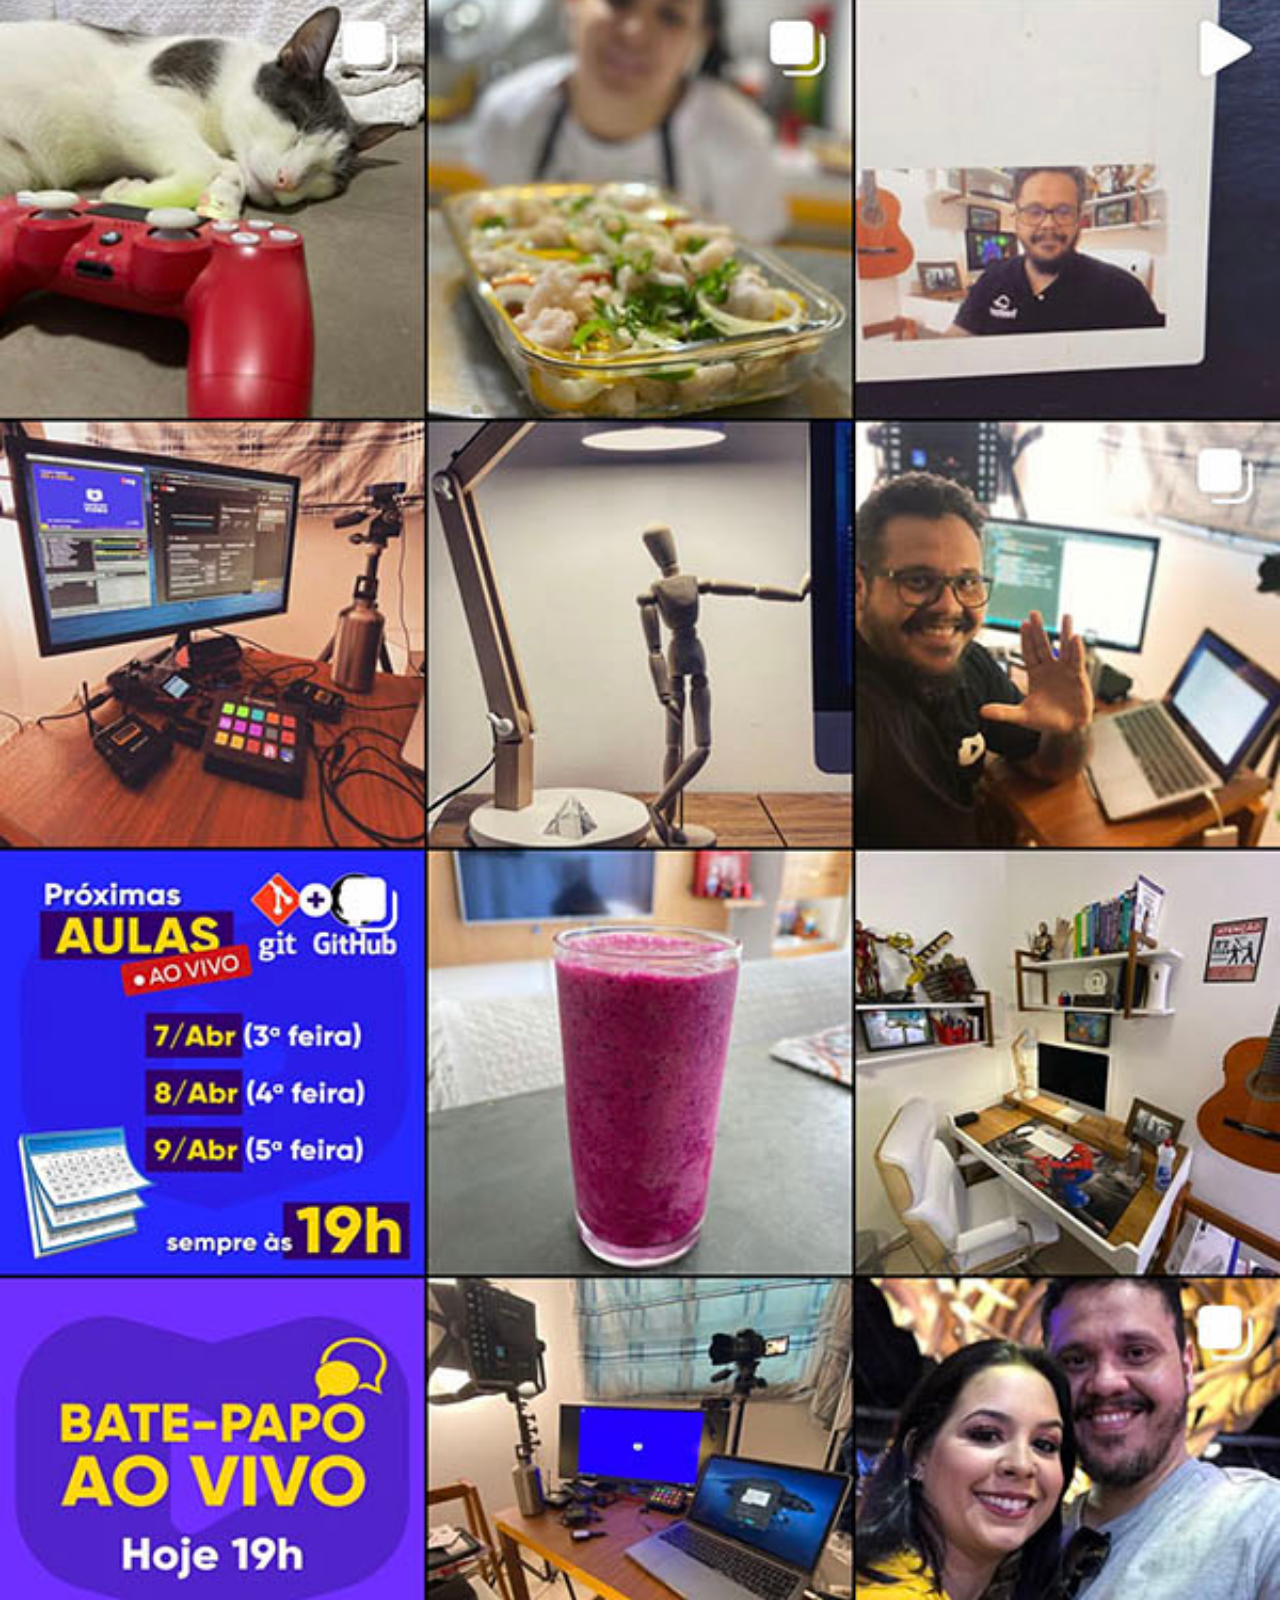
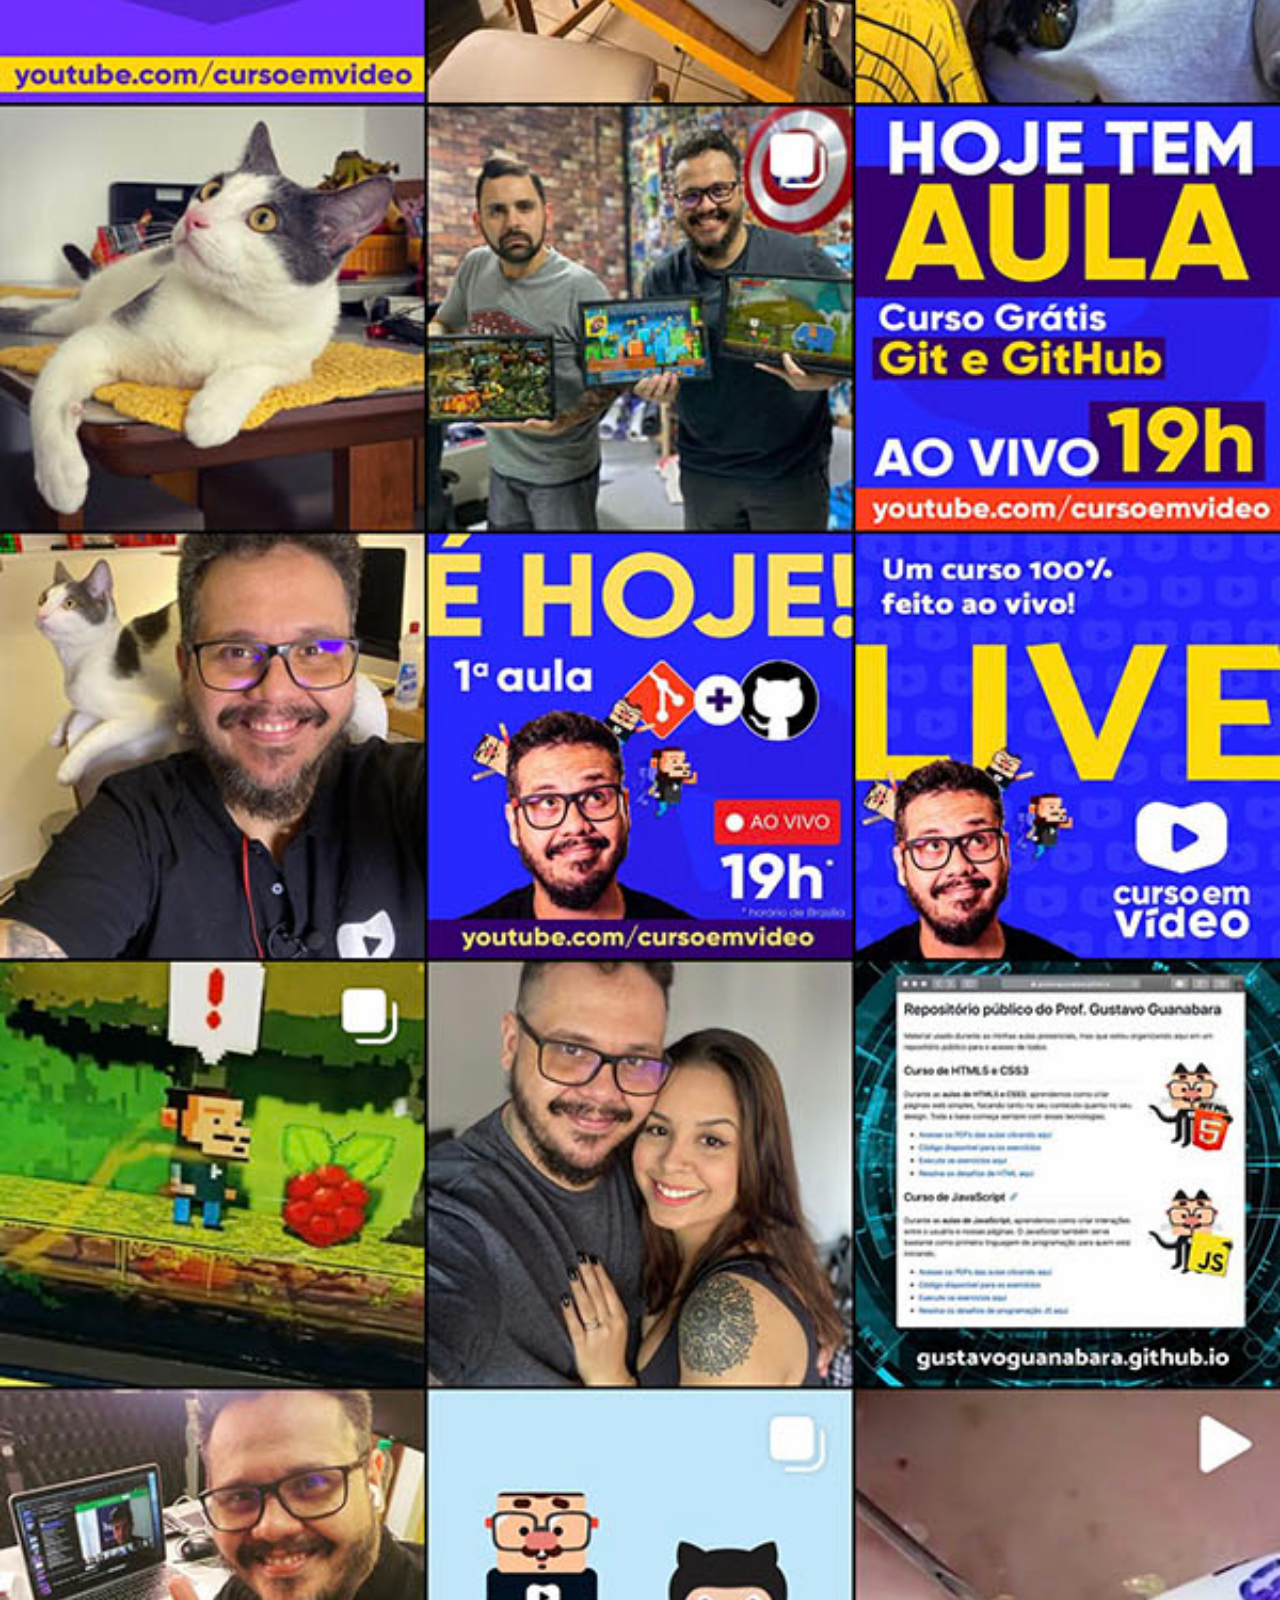
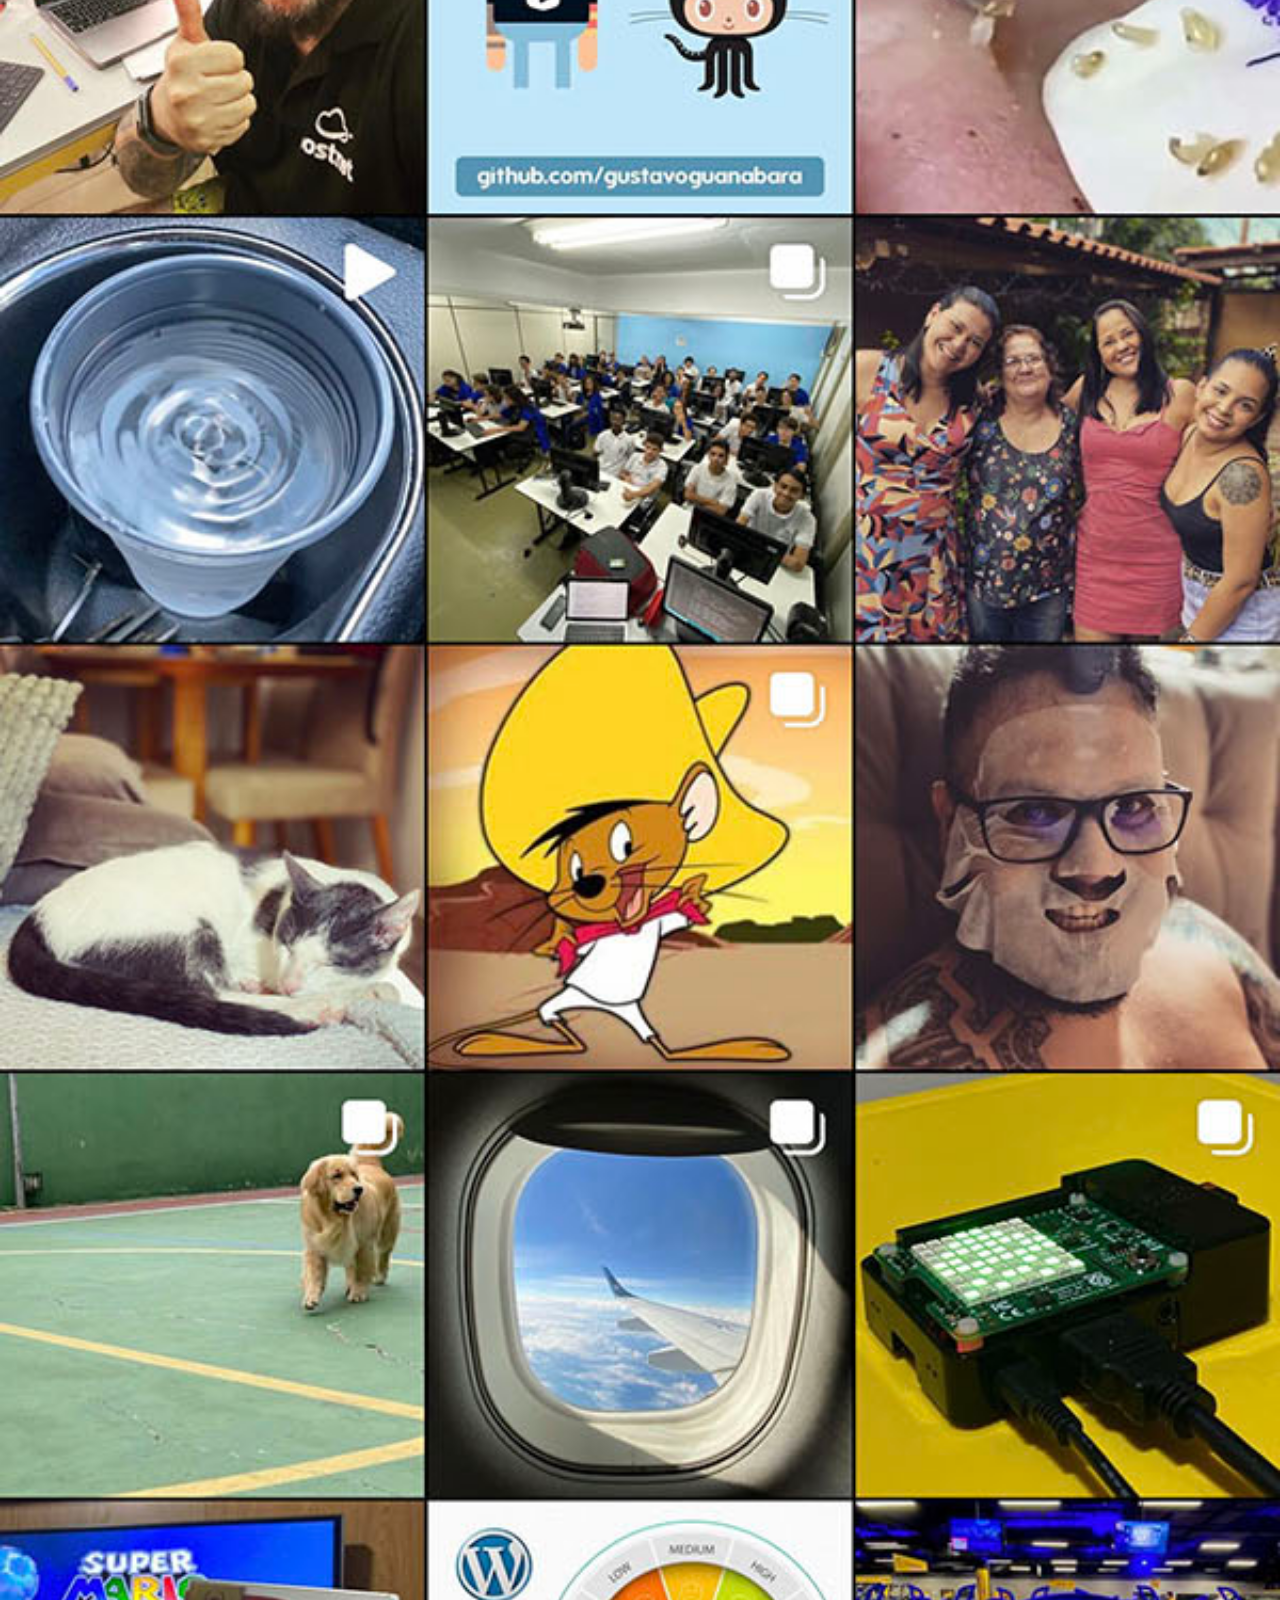
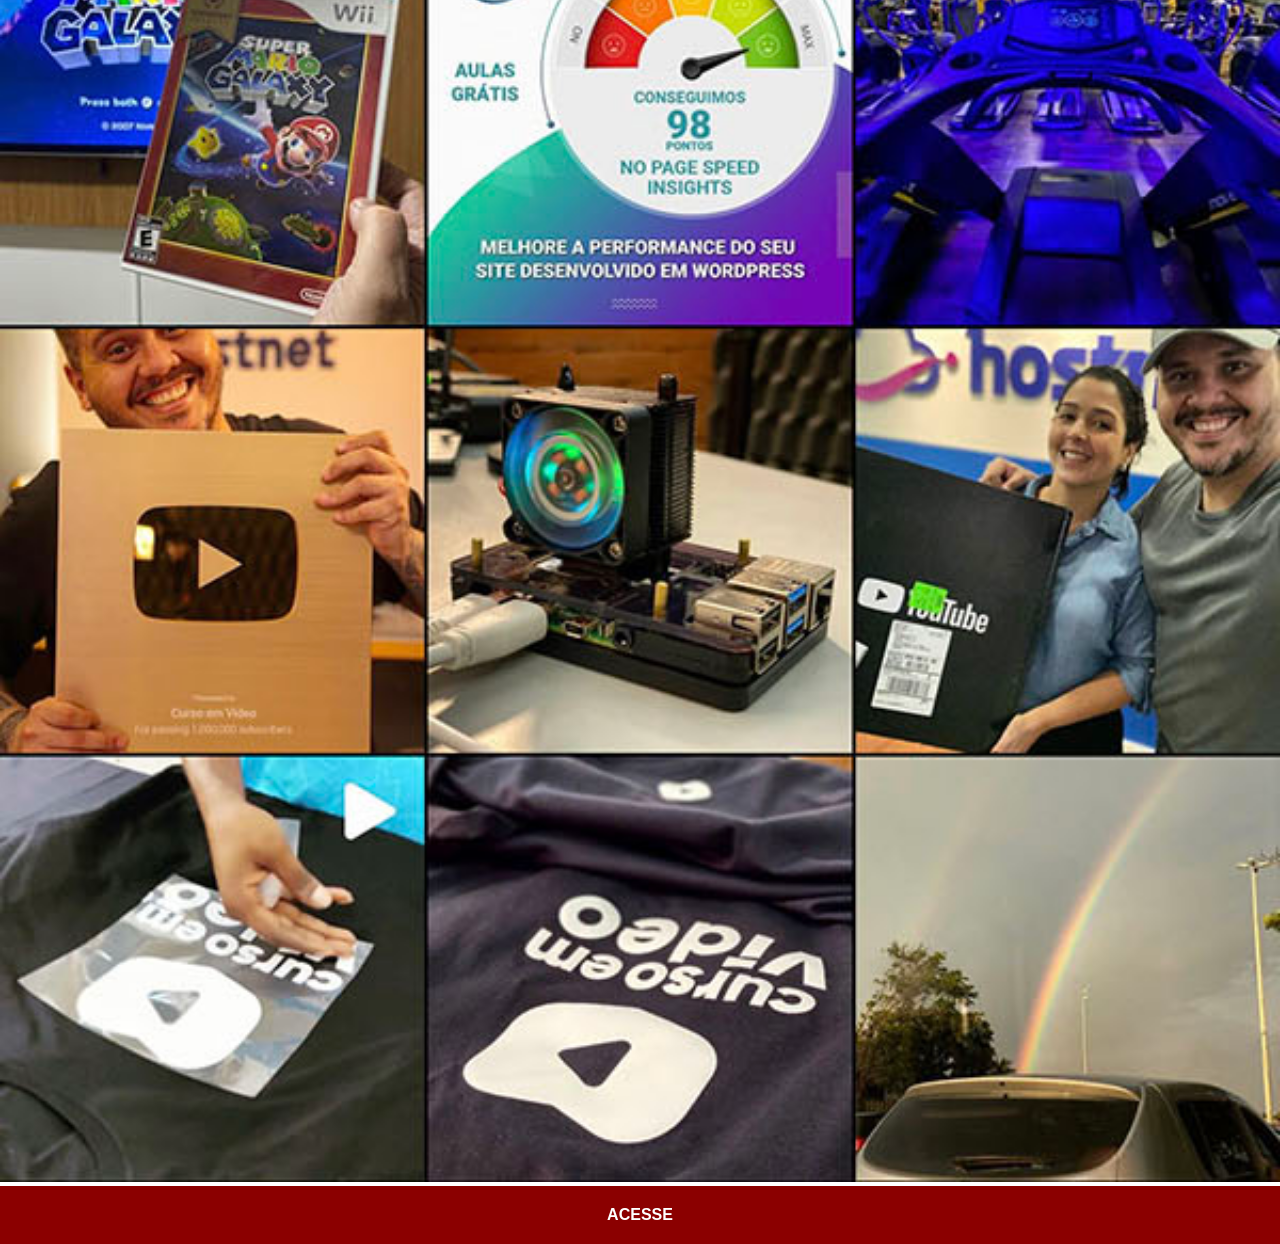
<file: insta.html>
<!DOCTYPE html>
<html lang="pt-br">
<head>
    <meta charset="UTF-8">
    <meta name="viewport" content="width=device-width, initial-scale=1.0">
    <title>Instagram</title>
    <link rel="stylesheet" href="estilos/social.css">
</head>
<body>
    <img src="imagens/tela-instagram.jpg" alt="Instagram">
    <a href="https://www.instagram.com/mattheus.hennrique/" target="_blank">ACESSE</a>
</body>
</html>
</file>
<file: estilos/style.css>
@charset "UTF-8";

* {
    margin: 0px;
    padding: 0px;
    font-family: Arial, Helvetica, sans-serif;
}

html, body {
    height: 100vh;
    width: 100vw;
    background-color: black;
}

body {
    background: url('../imagens/fundo-madeira.jpg') no-repeat top center;
    background-size: cover;
    background-attachment: fixed;
}
main {
    position: relative;
    height: 100vh;
}

section#telefone {
    position: absolute;
    top: 50%;
    left: 50%;
    transform: translate(-50%, -50%);

    height: 627px;
    width: 311px;
    background: url('../imagens/frame-iphone.png') no-repeat;
}

iframe#tela {
    position: relative;
    top: 80px;
    left: 22px;
    width: 267px;
    height: 471px;
}

section#redes-sociais {
    text-align: right;
}

section#redes-sociais img {
    width: 50px;
    margin: 10px;
    border-radius: 50%;
    box-shadow: 2px 2px 5px #00000067;
    box-sizing: border-box;
}

section#redes-sociais img:hover {
    border: 2px solid #ffffffa9;
    transform: translate(-3px, -3px);
    box-shadow: 5px 5px 10px #000000a1;
    transition: transform .3s, border 1s;
}
</file>
<file: estilos/social.css>
@charset "UTF-8";

* {
    margin: 0px;
    padding: 0px;
    font-family: Arial, Helvetica, sans-serif;
    }

    ::-webkit-scrollbar {
        width: 0px;
        height: 0px;
    }

    img {
         width: 100vw;
    }

    a {
        display: block;
        background-color: darkred;
        color: white;
        padding: 20px;
        text-align: center;
        font-weight: bolder;
        text-decoration: none;
    }

    a:hover {
        background-color: red;
    }
</file>
